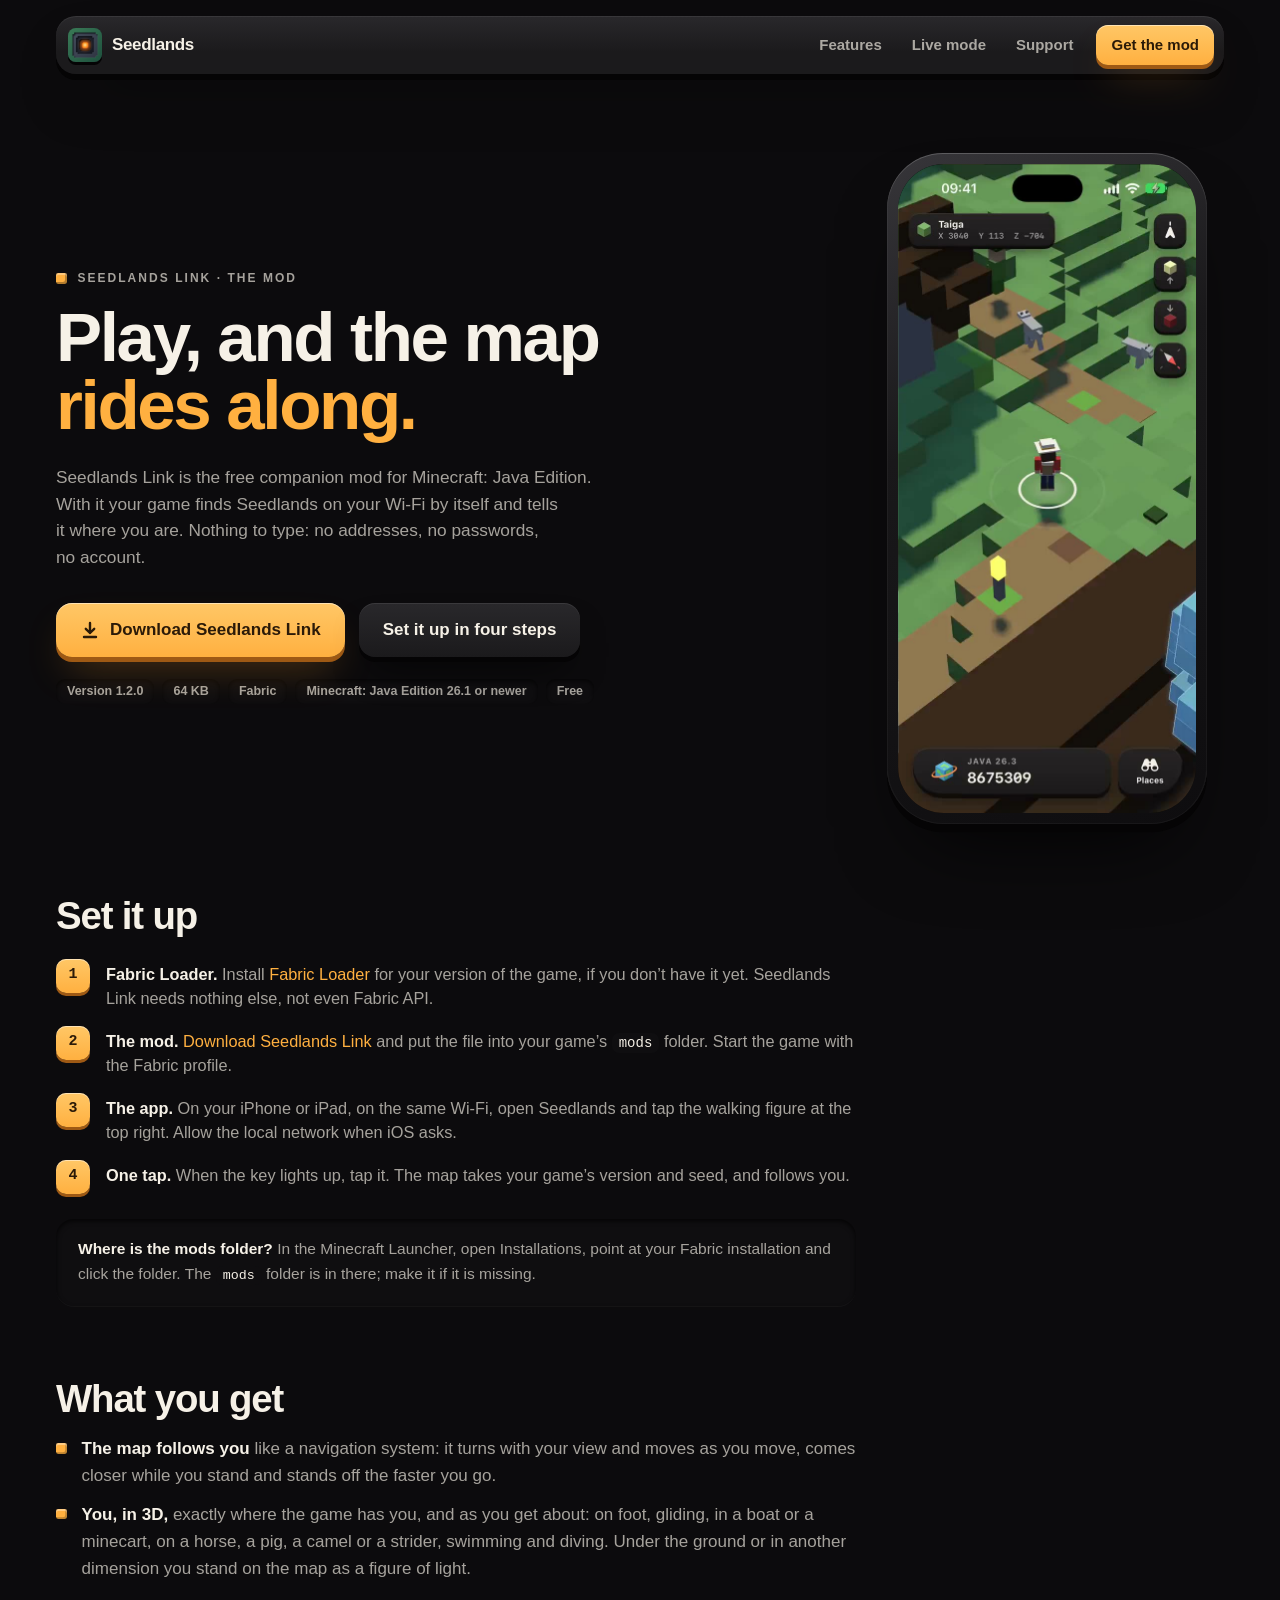
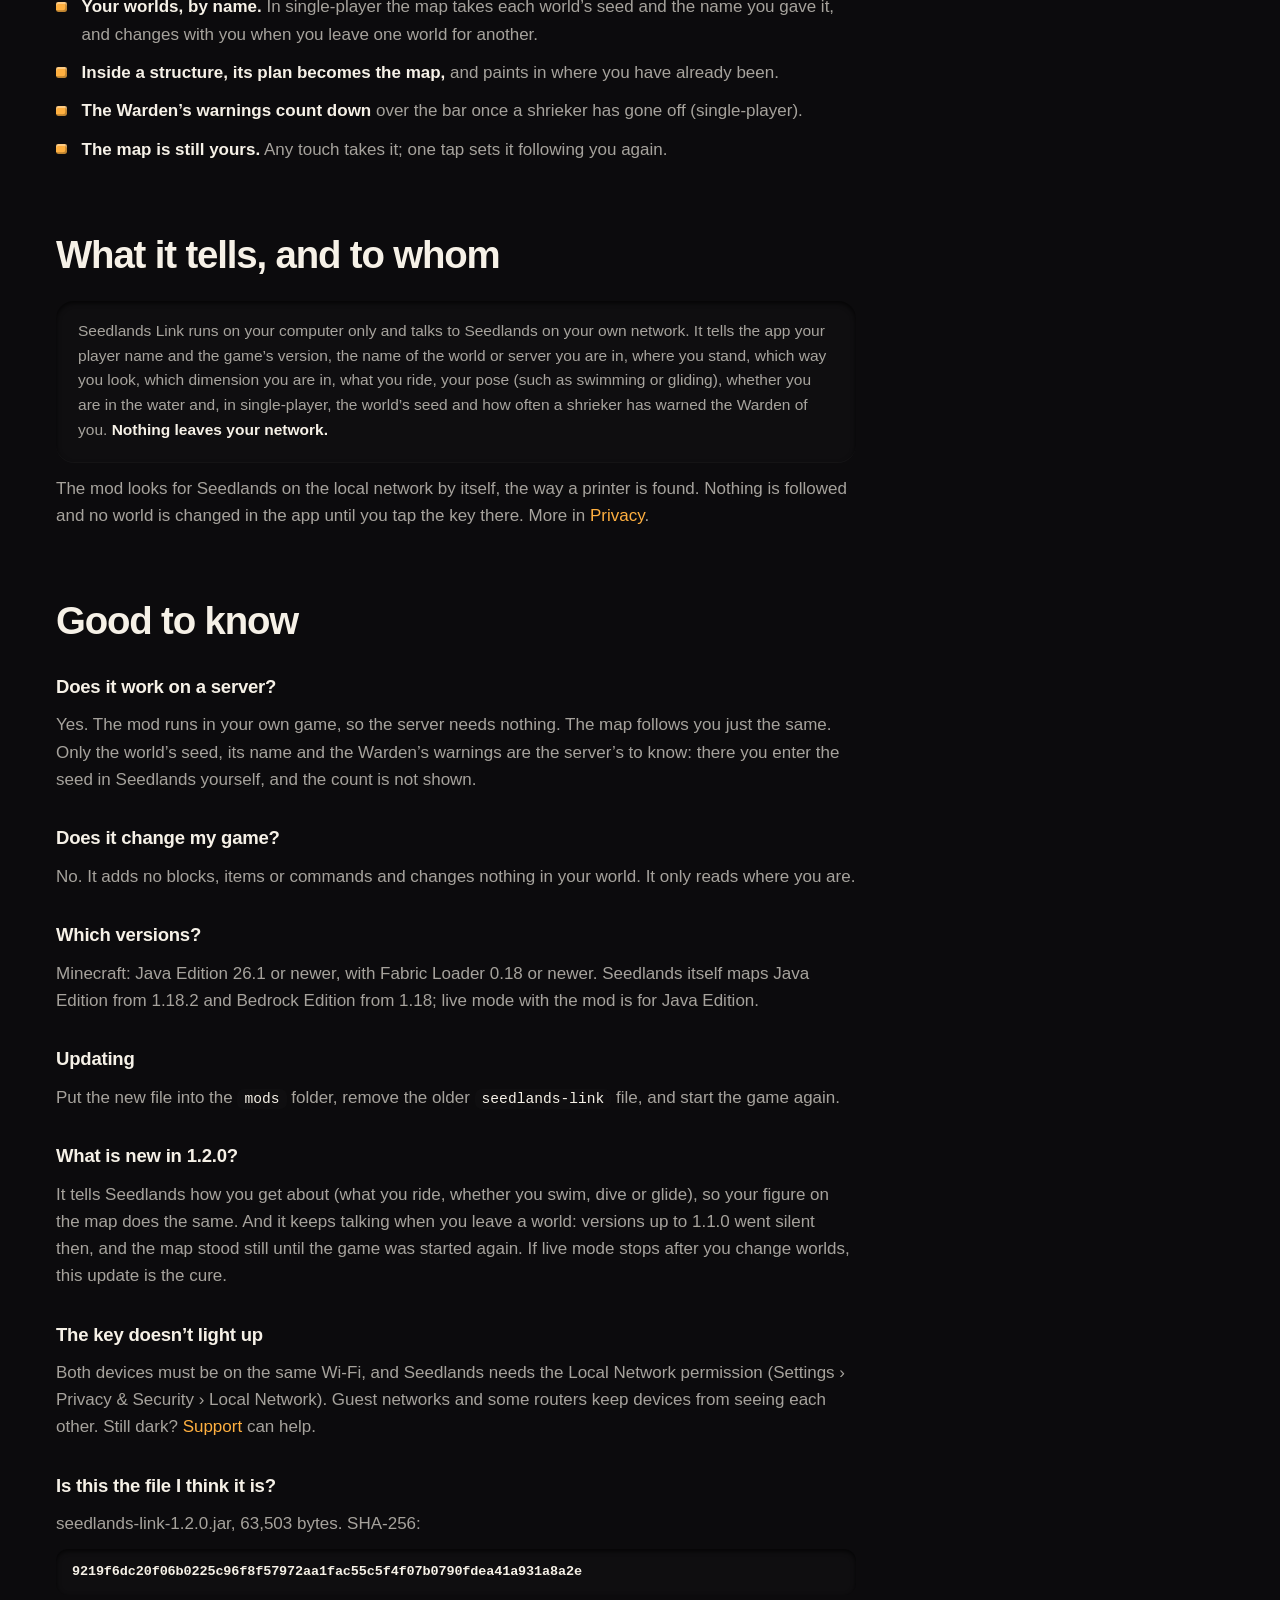
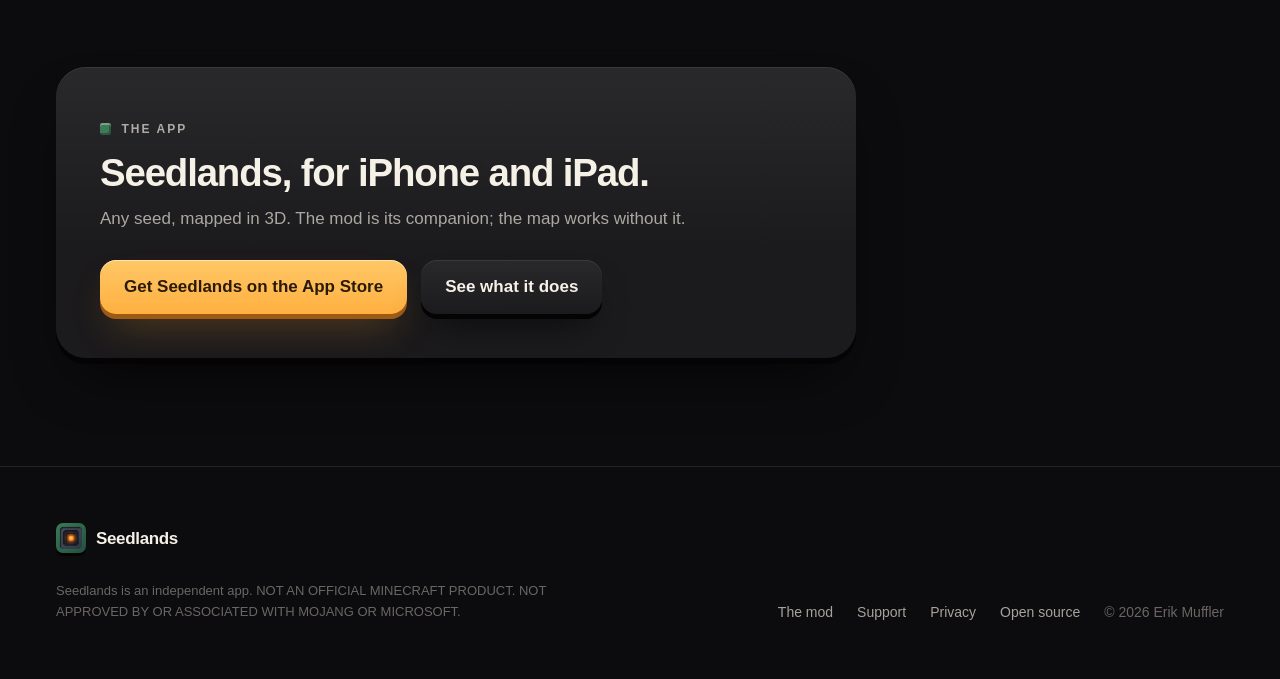
<file: mod.html>
<!doctype html>
<html lang="en" data-store="live">
<head>
<meta charset="utf-8">
<meta name="viewport" content="width=device-width, initial-scale=1, viewport-fit=cover">
<title>Seedlands Link – the mod for live mode</title>
<meta name="description" content="Seedlands Link is the free companion mod for Minecraft: Java Edition (Fabric). Your game finds the Seedlands app on your Wi‑Fi by itself, and the 3D map follows you while you play.">
<meta name="color-scheme" content="dark">
<meta name="theme-color" content="#0c0b0d">
<meta property="og:type" content="website">
<meta property="og:title" content="Seedlands Link – the mod for live mode">
<meta property="og:description" content="The free companion mod for Minecraft: Java Edition. Your game finds Seedlands on your Wi‑Fi by itself, and the map follows you while you play.">
<meta property="og:image" content="https://mfrports.github.io/seedlands-app/img/og.jpg">
<meta name="twitter:card" content="summary_large_image">
<link rel="icon" href="./img/favicon.png">
<link rel="apple-touch-icon" href="./img/icon.png">
<script>document.documentElement.classList.add("js");setTimeout(function(){if(!window.seedlands)document.documentElement.classList.remove("js")},4000)</script>
  <script type="module" crossorigin src="./assets/mod-DRxnAjHl.js"></script>
  <link rel="modulepreload" crossorigin href="./assets/Nav-Dqhb_S6z.js">
  <link rel="modulepreload" crossorigin href="./assets/Closing-By_q1FUx.js">
  <link rel="modulepreload" crossorigin href="./assets/Clip-D8DxRjK1.js">
  <link rel="modulepreload" crossorigin href="./assets/Doc-DosbhZ1k.js">
  <link rel="stylesheet" crossorigin href="./assets/Nav-C8gjQq7X.css">
</head>
<body>
<div id="root"><link rel="preload" as="image" href="img/icon.png"/><header class="pointer-events-none fixed inset-x-0 top-0 z-50 pt-3 sm:pt-4"><div class="wrap"><div class="nav slab pointer-events-auto flex h-[58px] items-center justify-between gap-3 !rounded-[20px] pl-3 pr-2.5"><a href="./" class="flex items-center gap-2.5 rounded-xl pr-2 text-[17px] font-[750] tracking-[-0.02em] text-paper no-underline"><img src="img/icon.png" alt="" width="34" height="34" class="rounded-[23%]" style="box-shadow:0 3px 0 #050405"/><span>Seedlands</span></a><nav class="flex items-center gap-1 text-[15px] font-[600]" aria-label="Seedlands"><a class="navlink hidden md:inline-flex" href="./#map">Features</a><a class="navlink hidden md:inline-flex" href="./#live">Live mode</a><a class="navlink max-[429px]:hidden" href="support.html">Support</a><a class="key torch small ml-1.5" href="mod.html">Get the mod</a></nav></div></div></header><main class="doc-page "><section class="wrap modtop"><div><p class="over " data-rise="" style="--i:0"><i class="cube " style="--c:var(--color-torch)" aria-hidden="true"></i>Seedlands Link · the mod</p><h1 class="headline mt-5" data-lines=""><span class="line" style="--i:0"><span>Play, and the map</span> </span><span class="line" style="--i:1"><span><span class="text-torch">rides along.</span></span></span></h1><p class="lead mt-6 max-w-[35rem]" data-rise="" style="--i:2">Seedlands Link is the free companion mod for Minecraft: Java Edition. With it your game finds Seedlands on your Wi‑Fi by itself and tells it where you are. Nothing to type: no addresses, no passwords, no account.</p><div class="mt-8 flex flex-wrap gap-3.5" data-rise="" style="--i:3"><a class="key torch" href="mod/seedlands-link-1.2.0.jar" download=""><svg viewBox="0 0 20 20" fill="none" stroke="currentColor" stroke-width="2.4" stroke-linecap="round" stroke-linejoin="round" aria-hidden="true"><path d="M10 3v10m0 0l-4.2-4.2M10 13l4.2-4.2M4 17h12"></path></svg>Download Seedlands Link</a><a class="key" href="#setup">Set it up in four steps</a></div><p class="meta" data-rise="" style="--i:4"><span>Version <!-- -->1.2.0</span><span>64 KB</span><span>Fabric</span><span>Minecraft: Java Edition 26.1 or newer</span><span>Free</span></p></div><div class="modtop-phone" data-rise="" style="--i:2"><div class="phone "><div class="phone-body"><div class="phone-screen"><div class="clip" style="background-image:url(img/live.jpg)" role="img" aria-label="The map follows a player walking through a village"></div></div></div></div></div></section><div class="wrap doc doc-body"><h2 id="setup">Set it up</h2><ol class="steps"><li><span class="digits step-n">1</span><div><strong>Fabric Loader.</strong> Install <a href="https://fabricmc.net/use/installer/">Fabric Loader</a> for your version of the game, if you don’t have it yet. Seedlands Link needs nothing else, not even Fabric API.</div></li><li><span class="digits step-n">2</span><div><strong>The mod.</strong> <a href="mod/seedlands-link-1.2.0.jar" download="">Download Seedlands Link</a> and put the file into your game’s <code>mods</code> folder. Start the game with the Fabric profile.</div></li><li><span class="digits step-n">3</span><div><strong>The app.</strong> On your iPhone or iPad, on the same Wi‑Fi, open Seedlands and tap the walking figure at the top right. Allow the local network when iOS asks.</div></li><li><span class="digits step-n">4</span><div><strong>One tap.</strong> When the key lights up, tap it. The map takes your game’s version and seed, and follows you.</div></li></ol><div class="well note"><p><strong>Where is the mods folder?</strong> In the Minecraft Launcher, open Installations, point at your Fabric installation and click the folder. The <code>mods</code> folder is in there; make it if it is missing.</p></div><h2>What you get</h2><ul><li><strong>The map follows you</strong> like a navigation system: it turns with your view and moves as you move, comes closer while you stand and stands off the faster you go.</li><li><strong>You, in 3D,</strong> exactly where the game has you, and as you get about: on foot, gliding, in a boat or a minecart, on a horse, a pig, a camel or a strider, swimming and diving. Under the ground or in another dimension you stand on the map as a figure of light.</li><li><strong>Your worlds, by name.</strong> In single-player the map takes each world’s seed and the name you gave it, and changes with you when you leave one world for another.</li><li><strong>Inside a structure, its plan becomes the map,</strong> and paints in where you have already been.</li><li><strong>The Warden’s warnings count down</strong> over the bar once a shrieker has gone off (single-player).</li><li><strong>The map is still yours.</strong> Any touch takes it; one tap sets it following you again.</li></ul><h2 id="tells">What it tells, and to whom</h2><div class="well note"><p>Seedlands Link runs on your computer only and talks to Seedlands on your own network. It tells the app your player name and the game’s version, the name of the world or server you are in, where you stand, which way you look, which dimension you are in, what you ride, your pose (such as swimming or gliding), whether you are in the water and, in single-player, the world’s seed and how often a shrieker has warned the Warden of you.<!-- --> <strong>Nothing leaves your network.</strong></p></div><p>The mod looks for Seedlands on the local network by itself, the way a printer is found. Nothing is followed and no world is changed in the app until you tap the key there. More in <a href="privacy.html">Privacy</a>.</p><h2>Good to know</h2><h3>Does it work on a server?</h3><p>Yes. The mod runs in your own game, so the server needs nothing. The map follows you just the same. Only the world’s seed, its name and the Warden’s warnings are the server’s to know: there you enter the seed in Seedlands yourself, and the count is not shown.</p><h3>Does it change my game?</h3><p>No. It adds no blocks, items or commands and changes nothing in your world. It only reads where you are.</p><h3>Which versions?</h3><p>Minecraft: Java Edition 26.1 or newer, with Fabric Loader 0.18 or newer. Seedlands itself maps Java Edition from 1.18.2 and Bedrock Edition from 1.18; live mode with the mod is for Java Edition.</p><h3>Updating</h3><p>Put the new file into the <code>mods</code> folder, remove the older <code>seedlands-link</code> file, and start the game again.</p><h3>What is new in <!-- -->1.2.0<!-- -->?</h3><p>It tells Seedlands how you get about (what you ride, whether you swim, dive or glide), so your figure on the map does the same. And it keeps talking when you leave a world: versions up to 1.1.0 went silent then, and the map stood still until the game was started again. If live mode stops after you change worlds, this update is the cure.</p><h3>The key doesn’t light up</h3><p>Both devices must be on the same Wi‑Fi, and Seedlands needs the Local Network permission (Settings › Privacy &amp; Security › Local Network). Guest networks and some routers keep devices from seeing each other. Still dark? <a href="support.html">Support</a> can help.</p><h3>Is this the file I think it is?</h3><p>seedlands-link-1.2.0.jar<!-- -->, <!-- -->63,503<!-- --> bytes. SHA-256:</p><p class="sum digits">9219f6dc20f06b0225c96f8f57972aa1fac55c5f4f07b0790fdea41a931a8a2e</p><div class="slab apppanel" data-rise="" style="--i:0"><p class="over "><i class="cube " style="--c:var(--color-moss)" aria-hidden="true"></i>The app</p><h2>Seedlands, for iPhone and iPad.</h2><p>Any seed, mapped in 3D. The mod is its companion; the map works without it.</p><div class="mt-7 flex flex-wrap gap-3.5"><span class="hollow store-soon  "><i class="glow" aria-hidden="true"></i>Coming to the App Store</span><a class="key torch store-live  " href="https://apps.apple.com/app/id6832922834">Get Seedlands on the App Store</a><a class="key" href="./">See what it does</a></div></div></div></main><footer class="relative z-10 border-t border-line bg-stone"><div class="wrap flex flex-col gap-8 py-14 md:flex-row md:items-end md:justify-between"><div class="max-w-[560px]"><a href="./" class="inline-flex items-center gap-2.5 text-[17px] font-[750] tracking-[-0.02em] text-paper no-underline"><img src="img/icon.png" alt="" width="30" height="30" class="rounded-[23%]" style="box-shadow:0 3px 0 #050405"/><span>Seedlands</span></a><p class="mt-5 text-[13px] leading-[1.6] text-faint">Seedlands is an independent app. NOT AN OFFICIAL MINECRAFT PRODUCT. NOT APPROVED BY OR ASSOCIATED WITH MOJANG OR MICROSOFT.</p></div><nav class="flex flex-wrap items-center gap-x-6 gap-y-2 text-[14px] text-dim" aria-label="More"><a class="footlink" href="mod.html">The mod</a><a class="footlink" href="support.html">Support</a><a class="footlink" href="privacy.html">Privacy</a><a class="footlink" href="open-source.html">Open source</a><span class="text-faint">© 2026 Erik Muffler</span></nav></div></footer></div>
</body>
</html>
</file>
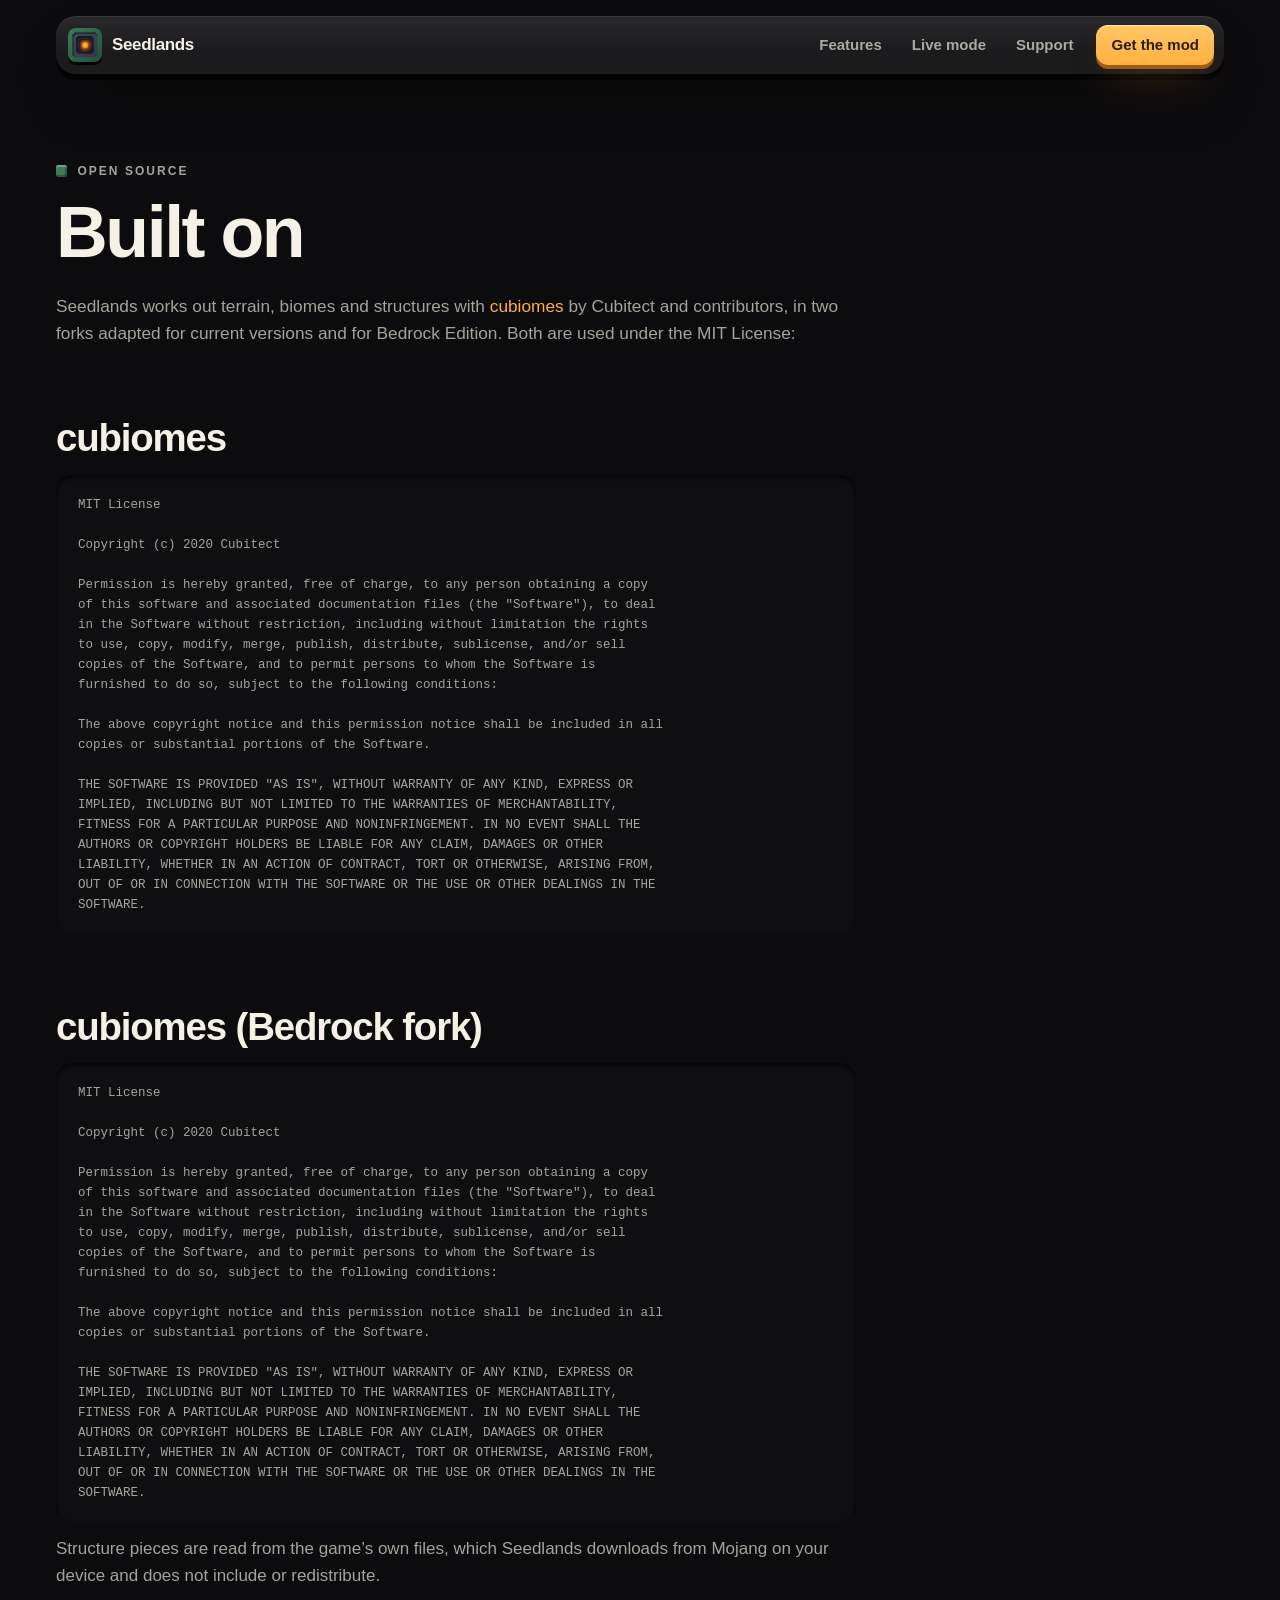
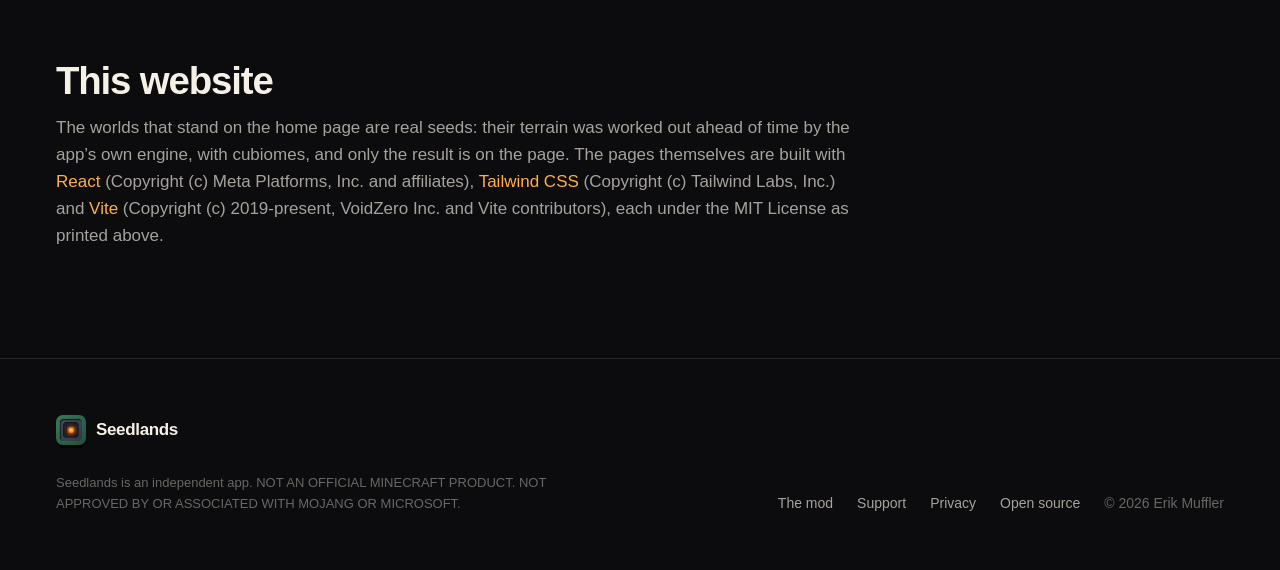
<file: open-source.html>
<!doctype html>
<html lang="en" data-store="live">
<head>
<meta charset="utf-8">
<meta name="viewport" content="width=device-width, initial-scale=1, viewport-fit=cover">
<title>Open source – Seedlands</title>
<meta name="description" content="The open-source software Seedlands is built on.">
<meta name="color-scheme" content="dark">
<meta name="theme-color" content="#0c0b0d">
<link rel="icon" href="./img/favicon.png">
<link rel="apple-touch-icon" href="./img/icon.png">
<script>document.documentElement.classList.add("js");setTimeout(function(){if(!window.seedlands)document.documentElement.classList.remove("js")},4000)</script>
  <script type="module" crossorigin src="./assets/open-source-BIILHw6H.js"></script>
  <link rel="modulepreload" crossorigin href="./assets/Nav-Dqhb_S6z.js">
  <link rel="modulepreload" crossorigin href="./assets/Doc-DosbhZ1k.js">
  <link rel="stylesheet" crossorigin href="./assets/Nav-C8gjQq7X.css">
</head>
<body>
<div id="root"><link rel="preload" as="image" href="img/icon.png"/><header class="pointer-events-none fixed inset-x-0 top-0 z-50 pt-3 sm:pt-4"><div class="wrap"><div class="nav slab pointer-events-auto flex h-[58px] items-center justify-between gap-3 !rounded-[20px] pl-3 pr-2.5"><a href="./" class="flex items-center gap-2.5 rounded-xl pr-2 text-[17px] font-[750] tracking-[-0.02em] text-paper no-underline"><img src="img/icon.png" alt="" width="34" height="34" class="rounded-[23%]" style="box-shadow:0 3px 0 #050405"/><span>Seedlands</span></a><nav class="flex items-center gap-1 text-[15px] font-[600]" aria-label="Seedlands"><a class="navlink hidden md:inline-flex" href="./#map">Features</a><a class="navlink hidden md:inline-flex" href="./#live">Live mode</a><a class="navlink max-[429px]:hidden" href="support.html">Support</a><a class="key torch small ml-1.5" href="mod.html">Get the mod</a></nav></div></div></header><main class="doc-page doc"><div class="wrap doc-body narrow"><p class="over " data-rise="" style="--i:0"><i class="cube " style="--c:var(--color-moss)" aria-hidden="true"></i>Open source</p><h1 class="headline mt-5" data-rise="" style="--i:1">Built on</h1><p class="lead" data-rise="" style="--i:2">Seedlands works out terrain, biomes and structures with <a href="https://github.com/Cubitect/cubiomes">cubiomes</a> by Cubitect and contributors, in two forks adapted for current versions and for Bedrock Edition. Both are used under the MIT License:</p><h2>cubiomes</h2><pre>MIT License

Copyright (c) 2020 Cubitect

Permission is hereby granted, free of charge, to any person obtaining a copy
of this software and associated documentation files (the &quot;Software&quot;), to deal
in the Software without restriction, including without limitation the rights
to use, copy, modify, merge, publish, distribute, sublicense, and/or sell
copies of the Software, and to permit persons to whom the Software is
furnished to do so, subject to the following conditions:

The above copyright notice and this permission notice shall be included in all
copies or substantial portions of the Software.

THE SOFTWARE IS PROVIDED &quot;AS IS&quot;, WITHOUT WARRANTY OF ANY KIND, EXPRESS OR
IMPLIED, INCLUDING BUT NOT LIMITED TO THE WARRANTIES OF MERCHANTABILITY,
FITNESS FOR A PARTICULAR PURPOSE AND NONINFRINGEMENT. IN NO EVENT SHALL THE
AUTHORS OR COPYRIGHT HOLDERS BE LIABLE FOR ANY CLAIM, DAMAGES OR OTHER
LIABILITY, WHETHER IN AN ACTION OF CONTRACT, TORT OR OTHERWISE, ARISING FROM,
OUT OF OR IN CONNECTION WITH THE SOFTWARE OR THE USE OR OTHER DEALINGS IN THE
SOFTWARE.</pre><h2>cubiomes (Bedrock fork)</h2><pre>MIT License

Copyright (c) 2020 Cubitect

Permission is hereby granted, free of charge, to any person obtaining a copy
of this software and associated documentation files (the &quot;Software&quot;), to deal
in the Software without restriction, including without limitation the rights
to use, copy, modify, merge, publish, distribute, sublicense, and/or sell
copies of the Software, and to permit persons to whom the Software is
furnished to do so, subject to the following conditions:

The above copyright notice and this permission notice shall be included in all
copies or substantial portions of the Software.

THE SOFTWARE IS PROVIDED &quot;AS IS&quot;, WITHOUT WARRANTY OF ANY KIND, EXPRESS OR
IMPLIED, INCLUDING BUT NOT LIMITED TO THE WARRANTIES OF MERCHANTABILITY,
FITNESS FOR A PARTICULAR PURPOSE AND NONINFRINGEMENT. IN NO EVENT SHALL THE
AUTHORS OR COPYRIGHT HOLDERS BE LIABLE FOR ANY CLAIM, DAMAGES OR OTHER
LIABILITY, WHETHER IN AN ACTION OF CONTRACT, TORT OR OTHERWISE, ARISING FROM,
OUT OF OR IN CONNECTION WITH THE SOFTWARE OR THE USE OR OTHER DEALINGS IN THE
SOFTWARE.</pre><p>Structure pieces are read from the game’s own files, which Seedlands downloads from Mojang on your device and does not include or redistribute.</p><h2>This website</h2><p>The worlds that stand on the home page are real seeds: their terrain was worked out ahead of time by the app’s own engine, with cubiomes, and only the result is on the page. The pages themselves are built with <a href="https://react.dev">React</a> (Copyright (c) Meta Platforms, Inc. and affiliates), <a href="https://tailwindcss.com">Tailwind CSS</a> (Copyright (c) Tailwind Labs, Inc.) and <a href="https://vite.dev">Vite</a> (Copyright (c) 2019-present, VoidZero Inc. and Vite contributors), each under the MIT License as printed above.</p></div></main><footer class="relative z-10 border-t border-line bg-stone"><div class="wrap flex flex-col gap-8 py-14 md:flex-row md:items-end md:justify-between"><div class="max-w-[560px]"><a href="./" class="inline-flex items-center gap-2.5 text-[17px] font-[750] tracking-[-0.02em] text-paper no-underline"><img src="img/icon.png" alt="" width="30" height="30" class="rounded-[23%]" style="box-shadow:0 3px 0 #050405"/><span>Seedlands</span></a><p class="mt-5 text-[13px] leading-[1.6] text-faint">Seedlands is an independent app. NOT AN OFFICIAL MINECRAFT PRODUCT. NOT APPROVED BY OR ASSOCIATED WITH MOJANG OR MICROSOFT.</p></div><nav class="flex flex-wrap items-center gap-x-6 gap-y-2 text-[14px] text-dim" aria-label="More"><a class="footlink" href="mod.html">The mod</a><a class="footlink" href="support.html">Support</a><a class="footlink" href="privacy.html">Privacy</a><a class="footlink" href="open-source.html">Open source</a><span class="text-faint">© 2026 Erik Muffler</span></nav></div></footer></div>
</body>
</html>
</file>
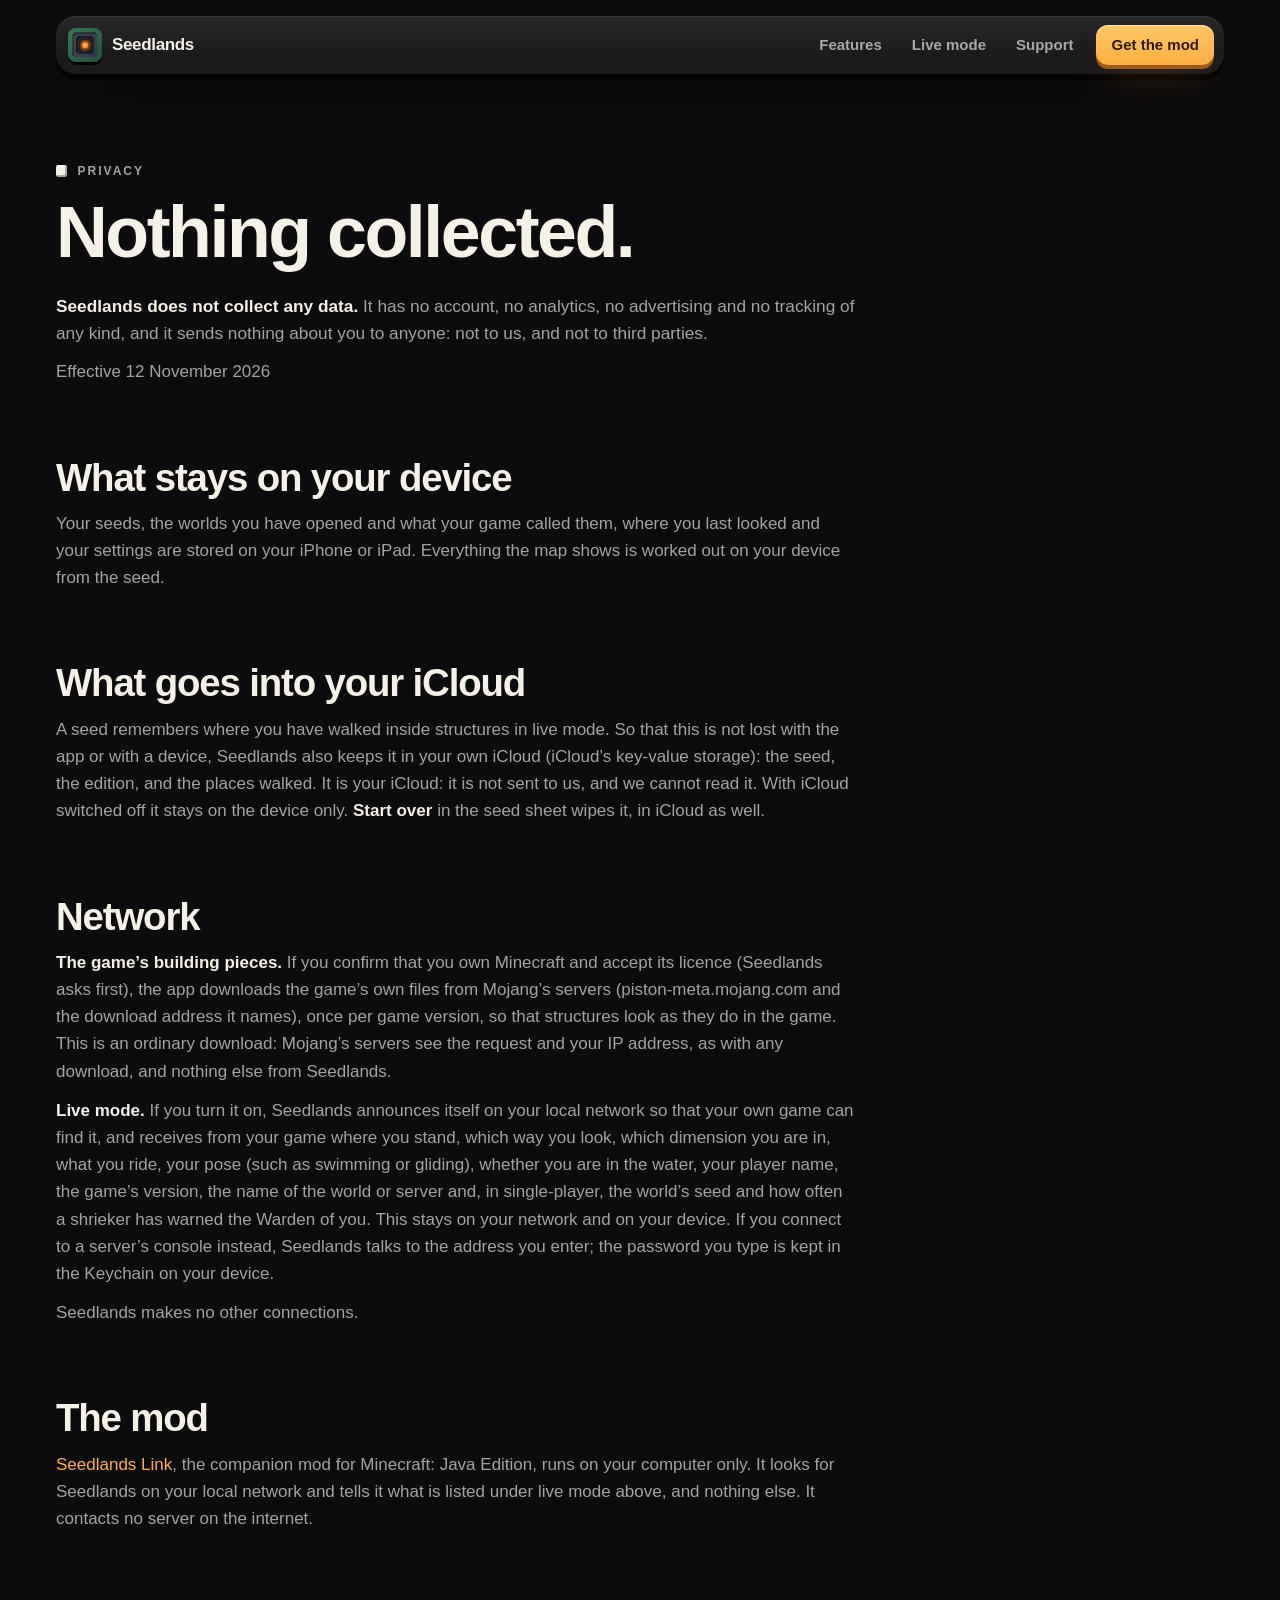
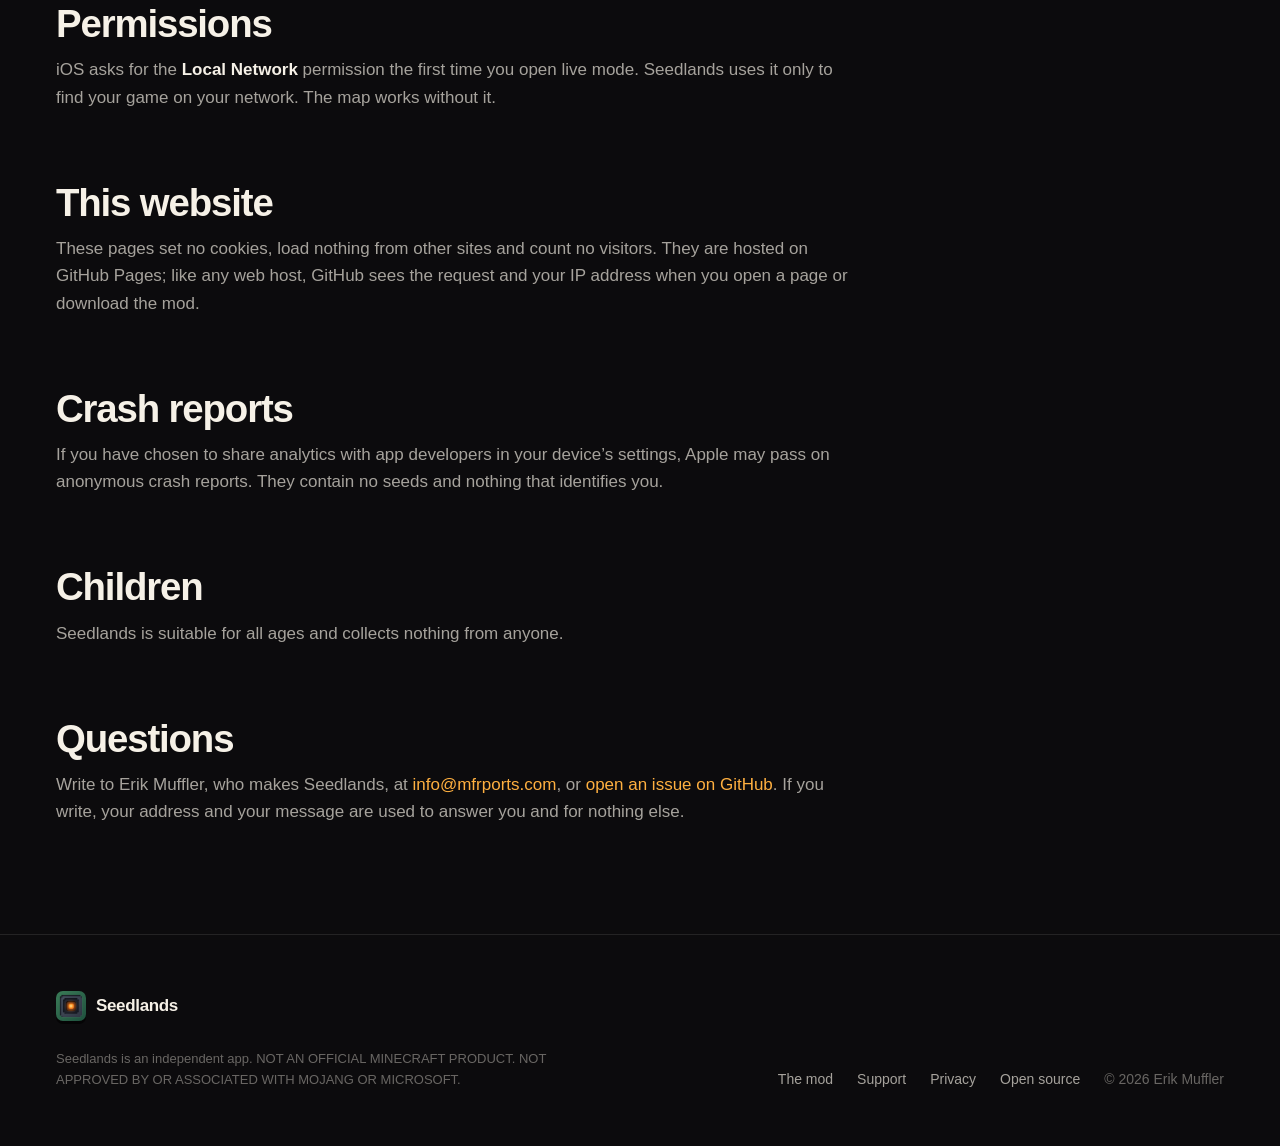
<file: privacy.html>
<!doctype html>
<html lang="en" data-store="live">
<head>
<meta charset="utf-8">
<meta name="viewport" content="width=device-width, initial-scale=1, viewport-fit=cover">
<title>Privacy – Seedlands</title>
<meta name="description" content="Seedlands does not collect any data. What the app stores, and what it talks to.">
<meta name="color-scheme" content="dark">
<meta name="theme-color" content="#0c0b0d">
<link rel="icon" href="./img/favicon.png">
<link rel="apple-touch-icon" href="./img/icon.png">
<script>document.documentElement.classList.add("js");setTimeout(function(){if(!window.seedlands)document.documentElement.classList.remove("js")},4000)</script>
  <script type="module" crossorigin src="./assets/privacy-C5oXv2m0.js"></script>
  <link rel="modulepreload" crossorigin href="./assets/Nav-Dqhb_S6z.js">
  <link rel="modulepreload" crossorigin href="./assets/Doc-DosbhZ1k.js">
  <link rel="stylesheet" crossorigin href="./assets/Nav-C8gjQq7X.css">
</head>
<body>
<div id="root"><link rel="preload" as="image" href="img/icon.png"/><header class="pointer-events-none fixed inset-x-0 top-0 z-50 pt-3 sm:pt-4"><div class="wrap"><div class="nav slab pointer-events-auto flex h-[58px] items-center justify-between gap-3 !rounded-[20px] pl-3 pr-2.5"><a href="./" class="flex items-center gap-2.5 rounded-xl pr-2 text-[17px] font-[750] tracking-[-0.02em] text-paper no-underline"><img src="img/icon.png" alt="" width="34" height="34" class="rounded-[23%]" style="box-shadow:0 3px 0 #050405"/><span>Seedlands</span></a><nav class="flex items-center gap-1 text-[15px] font-[600]" aria-label="Seedlands"><a class="navlink hidden md:inline-flex" href="./#map">Features</a><a class="navlink hidden md:inline-flex" href="./#live">Live mode</a><a class="navlink max-[429px]:hidden" href="support.html">Support</a><a class="key torch small ml-1.5" href="mod.html">Get the mod</a></nav></div></div></header><main class="doc-page doc"><div class="wrap doc-body narrow"><p class="over " data-rise="" style="--i:0"><i class="cube " style="--c:var(--color-paper)" aria-hidden="true"></i>Privacy</p><h1 class="headline mt-5" data-rise="" style="--i:1">Nothing collected.</h1><p class="lead" data-rise="" style="--i:2"><strong>Seedlands does not collect any data.</strong> It has no account, no analytics, no advertising and no tracking of any kind, and it sends nothing about you to anyone: not to us, and not to third parties.</p><p data-rise="" style="--i:3">Effective 12 November 2026</p><h2>What stays on your device</h2><p>Your seeds, the worlds you have opened and what your game called them, where you last looked and your settings are stored on your iPhone or iPad. Everything the map shows is worked out on your device from the seed.</p><h2>What goes into your iCloud</h2><p>A seed remembers where you have walked inside structures in live mode. So that this is not lost with the app or with a device, Seedlands also keeps it in your own iCloud (iCloud’s key-value storage): the seed, the edition, and the places walked. It is your iCloud: it is not sent to us, and we cannot read it. With iCloud switched off it stays on the device only. <strong>Start over</strong> in the seed sheet wipes it, in iCloud as well.</p><h2>Network</h2><p><strong>The game’s building pieces.</strong> If you confirm that you own Minecraft and accept its licence (Seedlands asks first), the app downloads the game’s own files from Mojang’s servers (piston-meta.mojang.com and the download address it names), once per game version, so that structures look as they do in the game. This is an ordinary download: Mojang’s servers see the request and your IP address, as with any download, and nothing else from Seedlands.</p><p><strong>Live mode.</strong> If you turn it on, Seedlands announces itself on your local network so that your own game can find it, and receives from your game where you stand, which way you look, which dimension you are in, what you ride, your pose (such as swimming or gliding), whether you are in the water, your player name, the game’s version, the name of the world or server and, in single-player, the world’s seed and how often a shrieker has warned the Warden of you. This stays on your network and on your device. If you connect to a server’s console instead, Seedlands talks to the address you enter; the password you type is kept in the Keychain on your device.</p><p>Seedlands makes no other connections.</p><h2>The mod</h2><p><a href="mod.html">Seedlands Link</a>, the companion mod for Minecraft: Java Edition, runs on your computer only. It looks for Seedlands on your local network and tells it what is listed under live mode above, and nothing else. It contacts no server on the internet.</p><h2>Permissions</h2><p>iOS asks for the <strong>Local Network</strong> permission the first time you open live mode. Seedlands uses it only to find your game on your network. The map works without it.</p><h2>This website</h2><p>These pages set no cookies, load nothing from other sites and count no visitors. They are hosted on GitHub Pages; like any web host, GitHub sees the request and your IP address when you open a page or download the mod.</p><h2>Crash reports</h2><p>If you have chosen to share analytics with app developers in your device’s settings, Apple may pass on anonymous crash reports. They contain no seeds and nothing that identifies you.</p><h2>Children</h2><p>Seedlands is suitable for all ages and collects nothing from anyone.</p><h2>Questions</h2><p>Write to Erik Muffler, who makes Seedlands, at <a href="mailto:info@mfrports.com">info@mfrports.com</a>, or <a href="https://github.com/mfrports/seedlands-app/issues/new">open an issue on GitHub</a>. If you write, your address and your message are used to answer you and for nothing else.</p></div></main><footer class="relative z-10 border-t border-line bg-stone"><div class="wrap flex flex-col gap-8 py-14 md:flex-row md:items-end md:justify-between"><div class="max-w-[560px]"><a href="./" class="inline-flex items-center gap-2.5 text-[17px] font-[750] tracking-[-0.02em] text-paper no-underline"><img src="img/icon.png" alt="" width="30" height="30" class="rounded-[23%]" style="box-shadow:0 3px 0 #050405"/><span>Seedlands</span></a><p class="mt-5 text-[13px] leading-[1.6] text-faint">Seedlands is an independent app. NOT AN OFFICIAL MINECRAFT PRODUCT. NOT APPROVED BY OR ASSOCIATED WITH MOJANG OR MICROSOFT.</p></div><nav class="flex flex-wrap items-center gap-x-6 gap-y-2 text-[14px] text-dim" aria-label="More"><a class="footlink" href="mod.html">The mod</a><a class="footlink" href="support.html">Support</a><a class="footlink" href="privacy.html">Privacy</a><a class="footlink" href="open-source.html">Open source</a><span class="text-faint">© 2026 Erik Muffler</span></nav></div></footer></div>
</body>
</html>
</file>
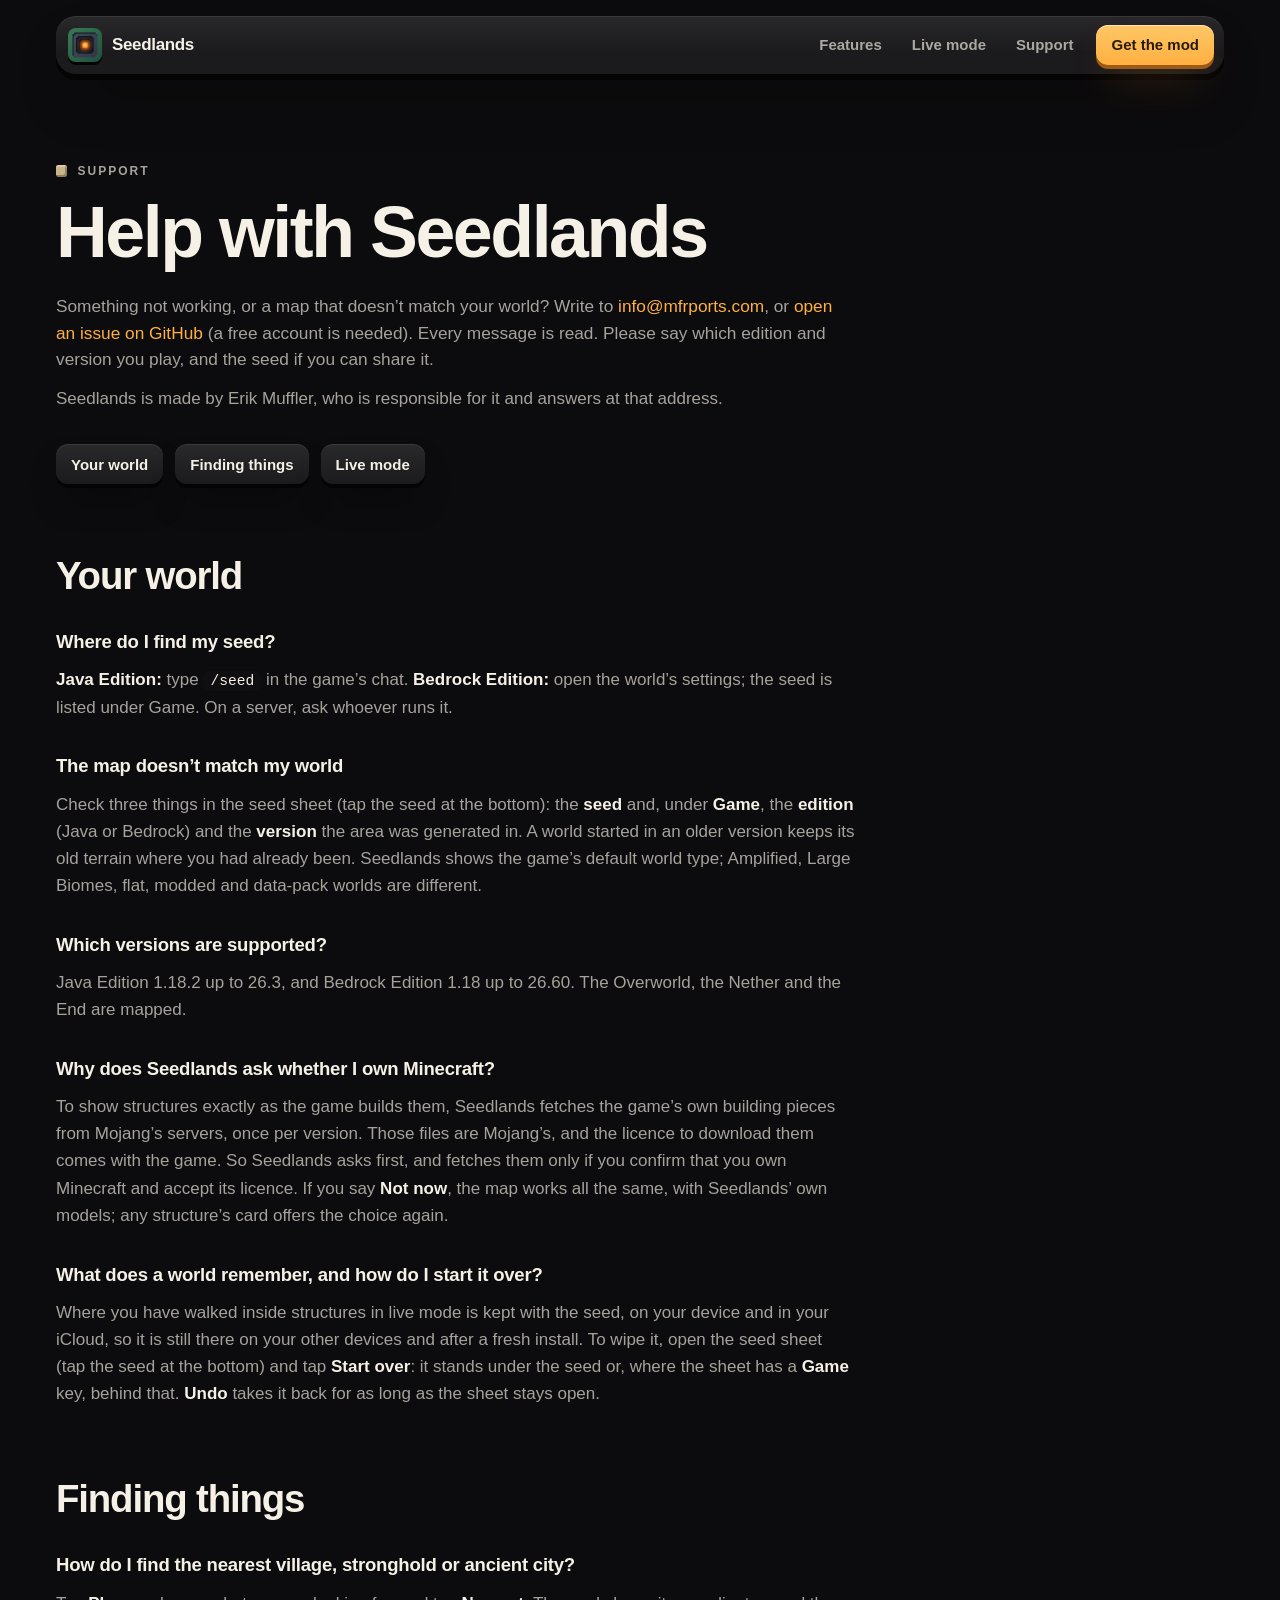
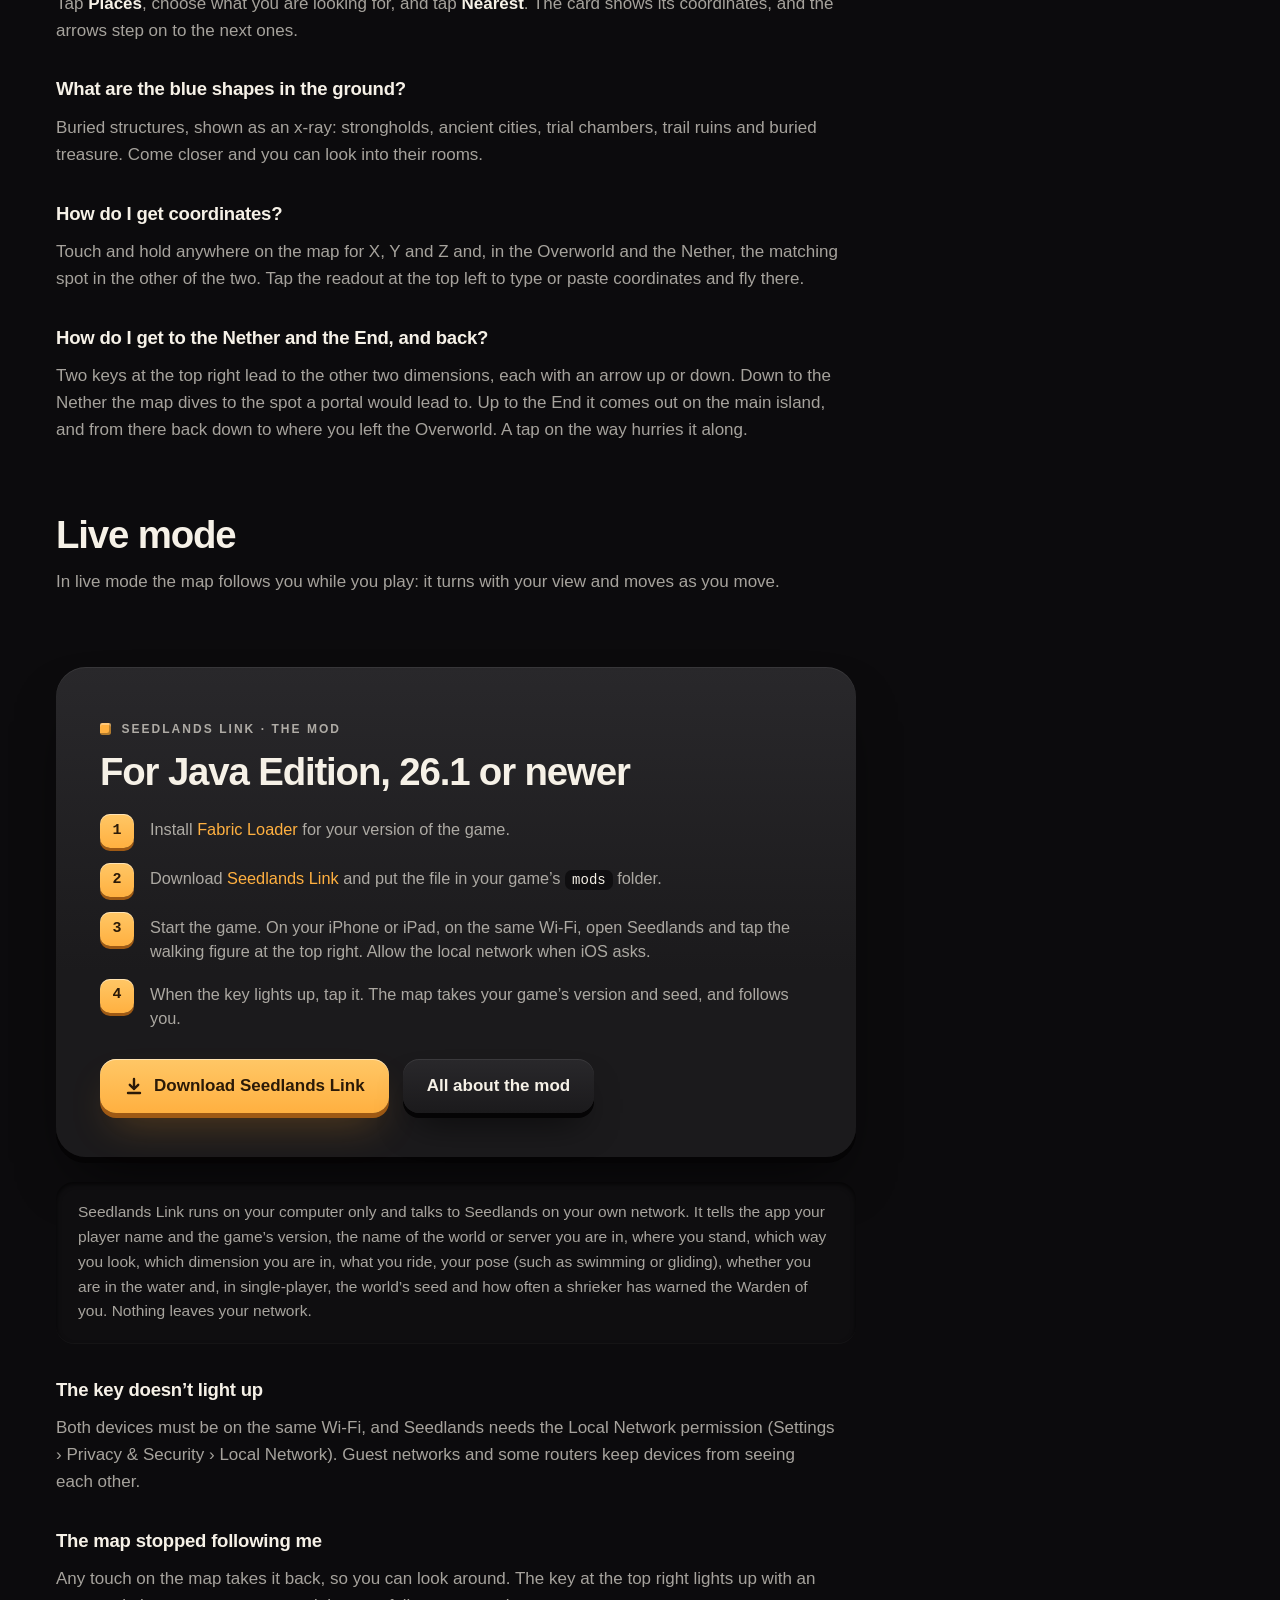
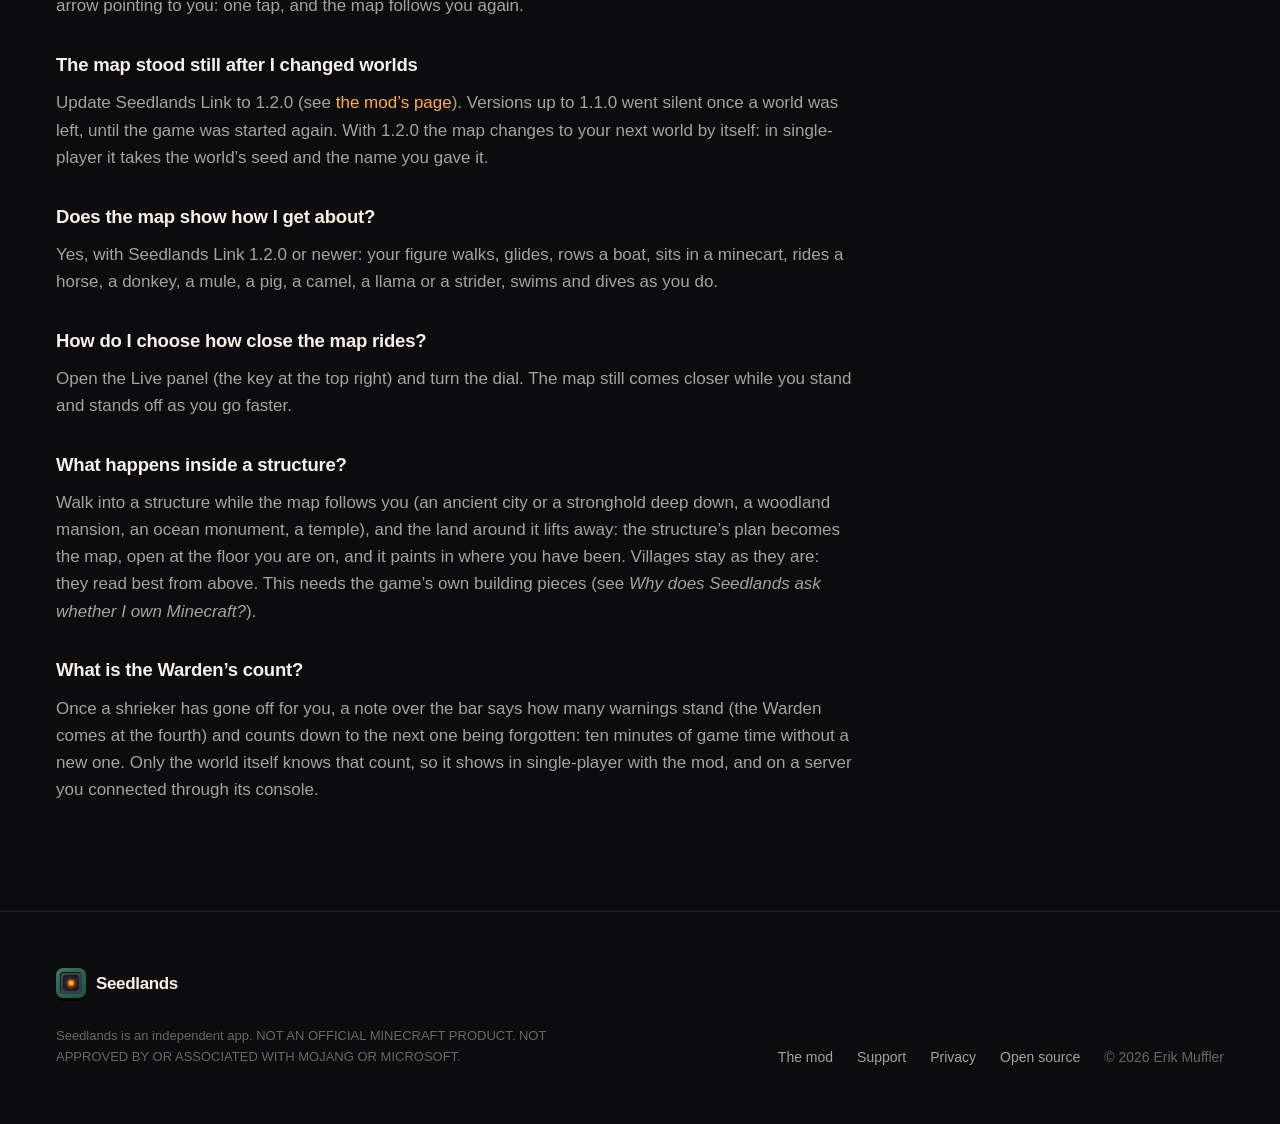
<file: support.html>
<!doctype html>
<html lang="en" data-store="live">
<head>
<meta charset="utf-8">
<meta name="viewport" content="width=device-width, initial-scale=1, viewport-fit=cover">
<title>Support – Seedlands</title>
<meta name="description" content="Help with Seedlands, the 3D seed map for Minecraft: finding your seed, matching your world, and setting up live mode.">
<meta name="color-scheme" content="dark">
<meta name="theme-color" content="#0c0b0d">
<link rel="icon" href="./img/favicon.png">
<link rel="apple-touch-icon" href="./img/icon.png">
<script>document.documentElement.classList.add("js");setTimeout(function(){if(!window.seedlands)document.documentElement.classList.remove("js")},4000)</script>
  <script type="module" crossorigin src="./assets/support-Bc08jvu4.js"></script>
  <link rel="modulepreload" crossorigin href="./assets/Nav-Dqhb_S6z.js">
  <link rel="modulepreload" crossorigin href="./assets/Closing-By_q1FUx.js">
  <link rel="modulepreload" crossorigin href="./assets/Doc-DosbhZ1k.js">
  <link rel="stylesheet" crossorigin href="./assets/Nav-C8gjQq7X.css">
</head>
<body>
<div id="root"><link rel="preload" as="image" href="img/icon.png"/><header class="pointer-events-none fixed inset-x-0 top-0 z-50 pt-3 sm:pt-4"><div class="wrap"><div class="nav slab pointer-events-auto flex h-[58px] items-center justify-between gap-3 !rounded-[20px] pl-3 pr-2.5"><a href="./" class="flex items-center gap-2.5 rounded-xl pr-2 text-[17px] font-[750] tracking-[-0.02em] text-paper no-underline"><img src="img/icon.png" alt="" width="34" height="34" class="rounded-[23%]" style="box-shadow:0 3px 0 #050405"/><span>Seedlands</span></a><nav class="flex items-center gap-1 text-[15px] font-[600]" aria-label="Seedlands"><a class="navlink hidden md:inline-flex" href="./#map">Features</a><a class="navlink hidden md:inline-flex" href="./#live">Live mode</a><a class="navlink max-[429px]:hidden" href="support.html">Support</a><a class="key torch small ml-1.5" href="mod.html">Get the mod</a></nav></div></div></header><main class="doc-page doc"><div class="wrap doc-body narrow"><p class="over " data-rise="" style="--i:0"><i class="cube " style="--c:#c9b48a" aria-hidden="true"></i>Support</p><h1 class="headline mt-5" data-rise="" style="--i:1">Help with Seedlands</h1><p class="lead" data-rise="" style="--i:2">Something not working, or a map that doesn’t match your world? Write to <a href="mailto:info@mfrports.com">info@mfrports.com</a>, or <a href="https://github.com/mfrports/seedlands-app/issues/new">open an issue on GitHub</a> (a free account is needed). Every message is read. Please say which edition and version you play, and the seed if you can share it.</p><p data-rise="" style="--i:3">Seedlands is made by Erik Muffler, who is responsible for it and answers at that address.</p><nav class="jump" data-rise="" style="--i:4" aria-label="On this page"><a class="key small" href="#world">Your world</a><a class="key small" href="#finding">Finding things</a><a class="key small" href="#live">Live mode</a></nav><h2 id="world">Your world</h2><h3>Where do I find my seed?</h3><p><strong>Java Edition:</strong> type <code>/seed</code> in the game’s chat. <strong>Bedrock Edition:</strong> open the world’s settings; the seed is listed under Game. On a server, ask whoever runs it.</p><h3>The map doesn’t match my world</h3><p>Check three things in the seed sheet (tap the seed at the bottom): the <strong>seed</strong> and, under <strong>Game</strong>, the <strong>edition</strong> (Java or Bedrock) and the <strong>version</strong> the area was generated in. A world started in an older version keeps its old terrain where you had already been. Seedlands shows the game’s default world type; Amplified, Large Biomes, flat, modded and data-pack worlds are different.</p><h3>Which versions are supported?</h3><p>Java Edition 1.18.2 up to 26.3, and Bedrock Edition 1.18 up to 26.60. The Overworld, the Nether and the End are mapped.</p><h3>Why does Seedlands ask whether I own Minecraft?</h3><p>To show structures exactly as the game builds them, Seedlands fetches the game’s own building pieces from Mojang’s servers, once per version. Those files are Mojang’s, and the licence to download them comes with the game. So Seedlands asks first, and fetches them only if you confirm that you own Minecraft and accept its licence. If you say <strong>Not now</strong>, the map works all the same, with Seedlands’ own models; any structure’s card offers the choice again.</p><h3>What does a world remember, and how do I start it over?</h3><p>Where you have walked inside structures in live mode is kept with the seed, on your device and in your iCloud, so it is still there on your other devices and after a fresh install. To wipe it, open the seed sheet (tap the seed at the bottom) and tap <strong>Start over</strong>: it stands under the seed or, where the sheet has a <strong>Game</strong> key, behind that. <strong>Undo</strong> takes it back for as long as the sheet stays open.</p><h2 id="finding">Finding things</h2><h3>How do I find the nearest village, stronghold or ancient city?</h3><p>Tap <strong>Places</strong>, choose what you are looking for, and tap <strong>Nearest</strong>. The card shows its coordinates, and the arrows step on to the next ones.</p><h3>What are the blue shapes in the ground?</h3><p>Buried structures, shown as an x-ray: strongholds, ancient cities, trial chambers, trail ruins and buried treasure. Come closer and you can look into their rooms.</p><h3>How do I get coordinates?</h3><p>Touch and hold anywhere on the map for X, Y and Z and, in the Overworld and the Nether, the matching spot in the other of the two. Tap the readout at the top left to type or paste coordinates and fly there.</p><h3>How do I get to the Nether and the End, and back?</h3><p>Two keys at the top right lead to the other two dimensions, each with an arrow up or down. Down to the Nether the map dives to the spot a portal would lead to. Up to the End it comes out on the main island, and from there back down to where you left the Overworld. A tap on the way hurries it along.</p><h2 id="live">Live mode</h2><p>In live mode the map follows you while you play: it turns with your view and moves as you move.</p><div class="slab apppanel"><p class="over "><i class="cube " style="--c:var(--color-torch)" aria-hidden="true"></i>Seedlands Link · the mod</p><h2>For Java Edition, 26.1 or newer</h2><ol class="steps"><li><span class="digits step-n">1</span><div>Install <a href="https://fabricmc.net/use/installer/">Fabric Loader</a> for your version of the game.</div></li><li><span class="digits step-n">2</span><div>Download <a href="mod/seedlands-link-1.2.0.jar" download="">Seedlands Link</a> and put the file in your game’s <code>mods</code> folder.</div></li><li><span class="digits step-n">3</span><div>Start the game. On your iPhone or iPad, on the same Wi‑Fi, open Seedlands and tap the walking figure at the top right. Allow the local network when iOS asks.</div></li><li><span class="digits step-n">4</span><div>When the key lights up, tap it. The map takes your game’s version and seed, and follows you.</div></li></ol><div class="mt-7 flex flex-wrap gap-3.5"><a class="key torch" href="mod/seedlands-link-1.2.0.jar" download=""><svg viewBox="0 0 20 20" fill="none" stroke="currentColor" stroke-width="2.4" stroke-linecap="round" stroke-linejoin="round" aria-hidden="true"><path d="M10 3v10m0 0l-4.2-4.2M10 13l4.2-4.2M4 17h12"></path></svg>Download Seedlands Link</a><a class="key" href="mod.html">All about the mod</a></div></div><div class="well note"><p>Seedlands Link runs on your computer only and talks to Seedlands on your own network. It tells the app your player name and the game’s version, the name of the world or server you are in, where you stand, which way you look, which dimension you are in, what you ride, your pose (such as swimming or gliding), whether you are in the water and, in single-player, the world’s seed and how often a shrieker has warned the Warden of you.<!-- --> Nothing leaves your network.</p></div><h3>The key doesn’t light up</h3><p>Both devices must be on the same Wi‑Fi, and Seedlands needs the Local Network permission (Settings › Privacy &amp; Security › Local Network). Guest networks and some routers keep devices from seeing each other.</p><h3>The map stopped following me</h3><p>Any touch on the map takes it back, so you can look around. The key at the top right lights up with an arrow pointing to you: one tap, and the map follows you again.</p><h3>The map stood still after I changed worlds</h3><p>Update Seedlands Link to <!-- -->1.2.0<!-- --> (see <a href="mod.html">the mod’s page</a>). Versions up to 1.1.0 went silent once a world was left, until the game was started again. With <!-- -->1.2.0<!-- --> the map changes to your next world by itself: in single-player it takes the world’s seed and the name you gave it.</p><h3>Does the map show how I get about?</h3><p>Yes, with Seedlands Link <!-- -->1.2.0<!-- --> or newer: your figure walks, glides, rows a boat, sits in a minecart, rides a horse, a donkey, a mule, a pig, a camel, a llama or a strider, swims and dives as you do.</p><h3>How do I choose how close the map rides?</h3><p>Open the Live panel (the key at the top right) and turn the dial. The map still comes closer while you stand and stands off as you go faster.</p><h3>What happens inside a structure?</h3><p>Walk into a structure while the map follows you (an ancient city or a stronghold deep down, a woodland mansion, an ocean monument, a temple), and the land around it lifts away: the structure’s plan becomes the map, open at the floor you are on, and it paints in where you have been. Villages stay as they are: they read best from above. This needs the game’s own building pieces (see <em>Why does Seedlands ask whether I own Minecraft?</em>).</p><h3>What is the Warden’s count?</h3><p>Once a shrieker has gone off for you, a note over the bar says how many warnings stand (the Warden comes at the fourth) and counts down to the next one being forgotten: ten minutes of game time without a new one. Only the world itself knows that count, so it shows in single-player with the mod, and on a server you connected through its console.</p></div></main><footer class="relative z-10 border-t border-line bg-stone"><div class="wrap flex flex-col gap-8 py-14 md:flex-row md:items-end md:justify-between"><div class="max-w-[560px]"><a href="./" class="inline-flex items-center gap-2.5 text-[17px] font-[750] tracking-[-0.02em] text-paper no-underline"><img src="img/icon.png" alt="" width="30" height="30" class="rounded-[23%]" style="box-shadow:0 3px 0 #050405"/><span>Seedlands</span></a><p class="mt-5 text-[13px] leading-[1.6] text-faint">Seedlands is an independent app. NOT AN OFFICIAL MINECRAFT PRODUCT. NOT APPROVED BY OR ASSOCIATED WITH MOJANG OR MICROSOFT.</p></div><nav class="flex flex-wrap items-center gap-x-6 gap-y-2 text-[14px] text-dim" aria-label="More"><a class="footlink" href="mod.html">The mod</a><a class="footlink" href="support.html">Support</a><a class="footlink" href="privacy.html">Privacy</a><a class="footlink" href="open-source.html">Open source</a><span class="text-faint">© 2026 Erik Muffler</span></nav></div></footer></div>
</body>
</html>
</file>
<file: assets/Nav-C8gjQq7X.css>
/*! tailwindcss v4.3.5 | MIT License | https://tailwindcss.com */
@layer properties{@supports (((-webkit-hyphens:none)) and (not (margin-trim:block))) or ((-moz-orient:inline) and (not (color:rgb(from red r g b)))){:root,:host{--tone:#3d7a58}*,:before,:after{--tw-rotate-x:initial;--tw-rotate-y:initial;--tw-rotate-z:initial;--tw-skew-x:initial;--tw-skew-y:initial;--tw-border-style:solid;--tw-leading:initial;--tw-font-weight:initial;--tw-tracking:initial;--tw-shadow:0 0 #0000;--tw-shadow-color:initial;--tw-shadow-alpha:100%;--tw-inset-shadow:0 0 #0000;--tw-inset-shadow-color:initial;--tw-inset-shadow-alpha:100%;--tw-ring-color:initial;--tw-ring-shadow:0 0 #0000;--tw-inset-ring-color:initial;--tw-inset-ring-shadow:0 0 #0000;--tw-ring-inset:initial;--tw-ring-offset-width:0px;--tw-ring-offset-color:#fff;--tw-ring-offset-shadow:0 0 #0000}::backdrop{--tw-rotate-x:initial;--tw-rotate-y:initial;--tw-rotate-z:initial;--tw-skew-x:initial;--tw-skew-y:initial;--tw-border-style:solid;--tw-leading:initial;--tw-font-weight:initial;--tw-tracking:initial;--tw-shadow:0 0 #0000;--tw-shadow-color:initial;--tw-shadow-alpha:100%;--tw-inset-shadow:0 0 #0000;--tw-inset-shadow-color:initial;--tw-inset-shadow-alpha:100%;--tw-ring-color:initial;--tw-ring-shadow:0 0 #0000;--tw-inset-ring-color:initial;--tw-inset-ring-shadow:0 0 #0000;--tw-ring-inset:initial;--tw-ring-offset-width:0px;--tw-ring-offset-color:#fff;--tw-ring-offset-shadow:0 0 #0000}}}@layer theme{:root,:host{--font-sans:-apple-system, BlinkMacSystemFont, "SF Pro Display", "SF Pro Text", "Segoe UI", Roboto, "Helvetica Neue", Arial, sans-serif;--font-mono:ui-monospace, "SF Mono", SFMono-Regular, Menlo, Consolas, monospace;--spacing:.25rem;--radius-xl:.75rem;--ease-out:cubic-bezier(.16, .84, .24, 1);--default-font-family:var(--font-sans);--default-mono-font-family:var(--font-mono);--color-stone:#0c0b0d;--color-slab:#1b1a1c;--color-slab-top:#29282b;--color-side:#050405;--color-well:#0f0e10;--color-paper:#f6f1e7;--color-paper-side:#b9ae97;--color-ink:#26221b;--color-ink-dim:#26221bb3;--color-dim:#f6f1e7a8;--color-faint:#f6f1e766;--color-line:#f6f1e71a;--color-torch:#ffb040;--color-torch-top:#ffc766;--color-torch-side:#9e5914;--color-on-torch:#2b1a08;--color-moss:#3d7a58;--color-scan:#63b7ff;--color-ember:#ff7a22;--color-endstone:#dcd9a0}}@layer base{*,:after,:before{box-sizing:border-box;border:0 solid;margin:0;padding:0}::backdrop{box-sizing:border-box;border:0 solid;margin:0;padding:0}::file-selector-button{box-sizing:border-box;border:0 solid;margin:0;padding:0}html,:host{-webkit-text-size-adjust:100%;tab-size:4;line-height:1.5;font-family:var(--default-font-family,-apple-system, BlinkMacSystemFont, "Segoe UI", Roboto, "Helvetica Neue", "Noto Sans", Arial, sans-serif, "Apple Color Emoji", "Segoe UI Emoji", "Segoe UI Symbol", "Noto Color Emoji");font-feature-settings:var(--default-font-feature-settings,normal);font-variation-settings:var(--default-font-variation-settings,normal);-webkit-tap-highlight-color:transparent}hr{height:0;color:inherit;border-top-width:1px}abbr:where([title]){-webkit-text-decoration:underline dotted;text-decoration:underline dotted}h1,h2,h3,h4,h5,h6{font-size:inherit;font-weight:inherit}a{color:inherit;-webkit-text-decoration:inherit;-webkit-text-decoration:inherit;-webkit-text-decoration:inherit;-webkit-text-decoration:inherit;text-decoration:inherit}b,strong{font-weight:bolder}code,kbd,samp,pre{font-family:var(--default-mono-font-family,ui-monospace, SFMono-Regular, Menlo, Monaco, Consolas, "Liberation Mono", "Courier New", monospace);font-feature-settings:var(--default-mono-font-feature-settings,normal);font-variation-settings:var(--default-mono-font-variation-settings,normal);font-size:1em}small{font-size:80%}sub,sup{vertical-align:baseline;font-size:75%;line-height:0;position:relative}sub{bottom:-.25em}sup{top:-.5em}table{text-indent:0;border-color:inherit;border-collapse:collapse}:-moz-focusring:where(:not(iframe)){outline:auto}progress{vertical-align:baseline}summary{display:list-item}ol,ul,menu{list-style:none}img,svg,video,canvas,audio,iframe,embed,object{vertical-align:middle;display:block}img,video{max-width:100%;height:auto}button,input,select,optgroup,textarea{font:inherit;font-feature-settings:inherit;font-variation-settings:inherit;letter-spacing:inherit;color:inherit;opacity:1;background-color:#0000;border-radius:0}::file-selector-button{font:inherit;font-feature-settings:inherit;font-variation-settings:inherit;letter-spacing:inherit;color:inherit;opacity:1;background-color:#0000;border-radius:0}:where(select:is([multiple],[size])) optgroup{font-weight:bolder}:where(select:is([multiple],[size])) optgroup option{padding-inline-start:20px}::file-selector-button{margin-inline-end:4px}::placeholder{opacity:1}@supports (not ((-webkit-appearance:-apple-pay-button))) or (contain-intrinsic-size:1px){::placeholder{color:currentColor}@supports (color:color-mix(in lab, red, red)){::placeholder{color:color-mix(in oklab, currentcolor 50%, transparent)}}}textarea{resize:vertical}::-webkit-search-decoration{-webkit-appearance:none}::-webkit-date-and-time-value{min-height:1lh;text-align:inherit}::-webkit-datetime-edit{display:inline-flex}::-webkit-datetime-edit-fields-wrapper{padding:0}::-webkit-datetime-edit{padding-block:0}::-webkit-datetime-edit-year-field{padding-block:0}::-webkit-datetime-edit-month-field{padding-block:0}::-webkit-datetime-edit-day-field{padding-block:0}::-webkit-datetime-edit-hour-field{padding-block:0}::-webkit-datetime-edit-minute-field{padding-block:0}::-webkit-datetime-edit-second-field{padding-block:0}::-webkit-datetime-edit-millisecond-field{padding-block:0}::-webkit-datetime-edit-meridiem-field{padding-block:0}::-webkit-calendar-picker-indicator{line-height:1}:-moz-ui-invalid{box-shadow:none}button,input:where([type=button],[type=reset],[type=submit]){appearance:button}::file-selector-button{appearance:button}::-webkit-inner-spin-button{height:auto}::-webkit-outer-spin-button{height:auto}[hidden]:where(:not([hidden=until-found])){display:none!important}:root{--col:clamp(1320px, 78vw, 1760px);--gutter:clamp(20px, 4.4vw, 56px);--edge:max(var(--gutter), calc(50% - var(--col) / 2 + var(--gutter)))}html{--lightningcss-light: ;--lightningcss-dark:initial;color-scheme:dark;background:var(--color-stone);-webkit-text-size-adjust:100%;scroll-padding-top:96px}body{background:var(--color-stone);color:var(--color-paper);font:17px/1.6 var(--font-sans);-webkit-font-smoothing:antialiased;margin:0;overflow-x:clip}h1,h2,h3{text-wrap:balance}p{text-wrap:pretty}a{-webkit-tap-highlight-color:transparent}:focus-visible{outline:2px solid var(--color-torch);outline-offset:3px;border-radius:8px}::selection{background:var(--color-torch);color:var(--color-on-torch)}video{display:block}}@layer components{.display{letter-spacing:-.038em;font-size:clamp(3rem,8.6vw,8.4rem);font-weight:800;line-height:.94}.headline{letter-spacing:-.034em;font-size:clamp(2.3rem,5.4vw,5rem);font-weight:800;line-height:.98}.title{letter-spacing:-.028em;font-size:clamp(1.75rem,3.3vw,2.9rem);font-weight:750;line-height:1.04}.lead{color:var(--color-dim);font-size:clamp(1.06rem,1.35vw,1.28rem);line-height:1.55}.digits{font-family:var(--font-mono);letter-spacing:-.01em;font-variant-numeric:tabular-nums;font-weight:600}.over{letter-spacing:.17em;text-transform:uppercase;color:var(--color-dim);align-items:center;gap:10px;font-size:12px;font-weight:700;line-height:1;display:flex}.cube{background:var(--c,var(--color-moss));border-radius:.2em;flex:none;width:.95em;height:.95em;display:inline-block;box-shadow:inset 0 .16em #ffffff4d,inset -.16em -.16em #0000004d}.slab{background:linear-gradient(var(--color-slab-top), var(--color-slab) 62%);box-shadow:0 6px 0 var(--color-side), 0 30px 60px -24px #000c, inset 0 1px 0 #ffffff12;border-radius:28px}.well{background:var(--color-well);border-radius:18px;box-shadow:inset 0 2px 5px #000000bf,inset 0 -1px #ffffff0a}.key{--side:var(--color-side);--drop:5px;min-height:54px;color:var(--color-paper);white-space:nowrap;background:linear-gradient(var(--color-slab-top), var(--color-slab));box-shadow:0 var(--drop) 0 var(--side), 0 20px 36px -14px #000000bf, inset 0 1px 0 #ffffff14;transition:transform .14s var(--ease-out), box-shadow .14s var(--ease-out), filter .2s;cursor:pointer;-webkit-user-select:none;user-select:none;border-radius:16px;justify-content:center;align-items:center;gap:10px;padding:13px 24px;font-size:17px;font-weight:700;line-height:1.15;text-decoration:none;display:inline-flex;position:relative}.key:hover{filter:brightness(1.12)}.key:active{transform:translateY(calc(var(--drop) - 1px));box-shadow:0 1px 0 var(--side), 0 8px 16px -8px #000000bf, inset 0 1px 0 #ffffff14}.key.torch{--side:var(--color-torch-side);color:var(--color-on-torch);background:linear-gradient(var(--color-torch-top), var(--color-torch));box-shadow:0 var(--drop) 0 var(--side), 0 20px 40px -14px #ffa02859, inset 0 1px 0 #ffffff80}.key.torch:active{box-shadow:0 1px 0 var(--side), 0 8px 16px -8px #000000b3, inset 0 1px 0 #ffffff80}.key.small{--drop:4px;border-radius:12px;min-height:40px;padding:8px 15px;font-size:15px}.key.quiet{color:var(--color-dim)}.key svg{flex:none;width:20px;height:20px}.paper{background:linear-gradient(#fbf7ee, var(--color-paper));color:var(--color-ink);box-shadow:0 5px 0 var(--color-paper-side), 0 26px 44px -18px #000000b3, inset 0 1px 0 #ffffffe6;border-radius:18px}html[data-store=soon] .store-live,html[data-store=live] .store-soon{display:none}.doc h2{letter-spacing:-.03em;margin-top:4.5rem;scroll-margin-top:110px;font-size:clamp(1.7rem,3vw,2.4rem);font-weight:780;line-height:1.05}.doc h3{letter-spacing:-.012em;margin-top:2.1rem;font-size:1.16rem;font-weight:700;line-height:1.3}.doc p,.doc li{color:var(--color-dim)}.doc p{margin-top:.75rem}.doc strong{color:var(--color-paper);font-weight:650}.doc a:not(.key){color:var(--color-torch);text-decoration:none}.doc a:not(.key):hover{text-decoration:underline}.doc code,.code{font:.86em/1.4 var(--font-mono);background:var(--color-well);color:var(--color-paper);border-radius:7px;padding:2px 7px}.doc ul{gap:.7rem;margin-top:1rem;padding:0;list-style:none;display:grid}.doc ul li{padding-left:1.6rem;position:relative}.doc ul li:before{content:"";background:var(--color-torch);border-radius:.14em;width:.62em;height:.62em;position:absolute;top:.48em;left:0;box-shadow:inset 0 .12em #ffffff59,inset -.1em -.1em #00000040}.wrap{width:100%;max-width:var(--col);padding-inline:var(--gutter);margin-inline:auto}.navlink{height:40px;color:var(--color-dim);border-radius:12px;align-items:center;padding:0 13px;text-decoration:none;transition:color .2s,background-color .2s;display:inline-flex}.navlink:hover{color:var(--color-paper);background:#ffffff0d}.footlink{color:var(--color-dim);text-decoration:none;transition:color .2s}.footlink:hover{color:var(--color-paper)}.hollow{min-height:54px;color:var(--color-dim);white-space:nowrap;background:var(--color-well);border-radius:16px;align-items:center;gap:11px;padding:13px 24px 13px 20px;font-size:17px;font-weight:650;line-height:1.15;display:inline-flex;position:relative;box-shadow:inset 0 3px 7px #000c,inset 0 -1px #ffffff0f,0 1px #ffffff0a}.hollow.small{border-radius:12px;min-height:40px;padding:8px 15px 8px 12px;font-size:15px}.hollow .glow{background:var(--color-torch);border-radius:3px;width:9px;height:9px;animation:2.6s ease-in-out infinite wait;box-shadow:0 0 12px 2px #ffa0288c}}@layer utilities{.pointer-events-auto{pointer-events:auto}.pointer-events-none{pointer-events:none}.visible{visibility:visible}.absolute{position:absolute}.fixed{position:fixed}.relative{position:relative}.static{position:static}.sticky{position:sticky}.inset-0{inset:0}.inset-x-0{inset-inline:0}.top-0{top:0}.left-0{left:0}.z-10{z-index:10}.z-50{z-index:50}.z-\[5\]{z-index:5}.mt-4{margin-top:calc(var(--spacing) * 4)}.mt-5{margin-top:calc(var(--spacing) * 5)}.mt-6{margin-top:calc(var(--spacing) * 6)}.mt-7{margin-top:calc(var(--spacing) * 7)}.mt-8{margin-top:calc(var(--spacing) * 8)}.ml-1\.5{margin-left:calc(var(--spacing) * 1.5)}.block{display:block}.contents{display:contents}.flex{display:flex}.grid{display:grid}.hidden{display:none}.inline-flex{display:inline-flex}.h-\[58px\]{height:58px}.w-full{width:100%}.max-w-\[32rem\]{max-width:32rem}.max-w-\[34rem\]{max-width:34rem}.max-w-\[35rem\]{max-width:35rem}.max-w-\[560px\]{max-width:560px}.min-w-0{min-width:0}.grow{flex-grow:1}.transform{transform:var(--tw-rotate-x, ) var(--tw-rotate-y, ) var(--tw-rotate-z, ) var(--tw-skew-x, ) var(--tw-skew-y, )}.resize{resize:both}.flex-col{flex-direction:column}.flex-wrap{flex-wrap:wrap}.items-center{align-items:center}.justify-between{justify-content:space-between}.justify-center{justify-content:center}.gap-1{gap:var(--spacing)}.gap-2\.5{gap:calc(var(--spacing) * 2.5)}.gap-3{gap:calc(var(--spacing) * 3)}.gap-3\.5{gap:calc(var(--spacing) * 3.5)}.gap-4{gap:calc(var(--spacing) * 4)}.gap-8{gap:calc(var(--spacing) * 8)}.gap-x-6{column-gap:calc(var(--spacing) * 6)}.gap-y-2{row-gap:calc(var(--spacing) * 2)}.overflow-clip{overflow:clip}.\!rounded-\[20px\]{border-radius:20px!important}.\!rounded-\[22px\]{border-radius:22px!important}.rounded-\[23\%\]{border-radius:23%}.rounded-xl{border-radius:var(--radius-xl)}.border-t{border-top-style:var(--tw-border-style);border-top-width:1px}.border-line{border-color:var(--color-line)}.bg-stone{background-color:var(--color-stone)}.py-2\.5{padding-block:calc(var(--spacing) * 2.5)}.py-14{padding-block:calc(var(--spacing) * 14)}.py-\[clamp\(72px\,12vh\,140px\)\]{padding-block:clamp(72px,12vh,140px)}.pt-3{padding-top:calc(var(--spacing) * 3)}.pt-6{padding-top:calc(var(--spacing) * 6)}.pr-2{padding-right:calc(var(--spacing) * 2)}.pr-2\.5{padding-right:calc(var(--spacing) * 2.5)}.pb-\[clamp\(72px\,12vh\,140px\)\]{padding-bottom:clamp(72px,12vh,140px)}.pl-3{padding-left:calc(var(--spacing) * 3)}.pl-5{padding-left:calc(var(--spacing) * 5)}.text-\[10\.5px\]{font-size:10.5px}.text-\[13px\]{font-size:13px}.text-\[14px\]{font-size:14px}.text-\[15px\]{font-size:15px}.text-\[17px\]{font-size:17px}.leading-\[1\.6\]{--tw-leading:1.6;line-height:1.6}.leading-none{--tw-leading:1;line-height:1}.font-\[600\]{--tw-font-weight:600;font-weight:600}.font-\[700\]{--tw-font-weight:700;font-weight:700}.font-\[750\]{--tw-font-weight:750;font-weight:750}.tracking-\[-0\.02em\]{--tw-tracking:-.02em;letter-spacing:-.02em}.tracking-\[0\.2em\]{--tw-tracking:.2em;letter-spacing:.2em}.text-dim{color:var(--color-dim)}.text-faint{color:var(--color-faint)}.text-paper{color:var(--color-paper)}.text-torch{color:var(--color-torch)}.uppercase{text-transform:uppercase}.no-underline{text-decoration-line:none}.shadow{--tw-shadow:0 1px 3px 0 var(--tw-shadow-color,#0000001a), 0 1px 2px -1px var(--tw-shadow-color,#0000001a);box-shadow:var(--tw-inset-shadow), var(--tw-inset-ring-shadow), var(--tw-ring-offset-shadow), var(--tw-ring-shadow), var(--tw-shadow)}.ring{--tw-ring-shadow:var(--tw-ring-inset, ) 0 0 0 calc(1px + var(--tw-ring-offset-width)) var(--tw-ring-color,currentcolor);box-shadow:var(--tw-inset-shadow), var(--tw-inset-ring-shadow), var(--tw-ring-offset-shadow), var(--tw-ring-shadow), var(--tw-shadow)}@media not all and (min-width:429px){.max-\[429px\]\:hidden{display:none}}@media not all and (min-width:26rem){.max-xs\:hidden{display:none}}@media (min-width:40rem){.sm\:pt-4{padding-top:calc(var(--spacing) * 4)}}@media (min-width:48rem){.md\:inline-flex{display:inline-flex}.md\:flex-row{flex-direction:row}.md\:items-end{align-items:flex-end}.md\:justify-between{justify-content:space-between}}}.js [data-rise]{opacity:0;transition:opacity .7s var(--ease-out), transform .9s var(--ease-out);transition-delay:calc(var(--i,0) * 70ms);transform:translateY(28px)}.js [data-rise][data-on]{opacity:1;transform:none}.line{overflow-clip-margin:.12em;margin-bottom:-.08em;padding-bottom:.08em;display:block;overflow:clip}.line>span{display:block}.js [data-lines] .line>span{transition:transform 1s var(--ease-out);transition-delay:calc(var(--i,0) * 90ms);transform:translateY(108%)}.js [data-lines][data-on] .line>span{transform:none}@media (prefers-reduced-motion:reduce){.js [data-rise],.js [data-lines] .line>span{opacity:1;transition:none;transform:none}.key{transition:none}}.grain:after{content:"";pointer-events:none;opacity:.05;mix-blend-mode:overlay;background-image:url("data:image/svg+xml,%3Csvg xmlns='http://www.w3.org/2000/svg' width='160' height='160'%3E%3Cfilter id='n'%3E%3CfeTurbulence type='fractalNoise' baseFrequency='.9' numOctaves='2' stitchTiles='stitch'/%3E%3C/filter%3E%3Crect width='160' height='160' filter='url(%23n)'/%3E%3C/svg%3E");position:absolute;inset:0}@keyframes drift{to{transform:translate(-50%)}}.marquee{width:max-content;animation:drift var(--pace,60s) linear infinite;display:flex}.marquee.back{animation-direction:reverse}.marquee-wrap:hover .marquee{animation-play-state:paused}@media (prefers-reduced-motion:reduce){.marquee{flex-wrap:wrap;width:auto;animation:none}.marquee>[aria-hidden]{display:none}}.blueprint{background-color:#0b1a30;background-image:linear-gradient(#63b7ff12 1px,#0000 1px),linear-gradient(90deg,#63b7ff12 1px,#0000 1px),linear-gradient(#63b7ff09 1px,#0000 1px),linear-gradient(90deg,#63b7ff09 1px,#0000 1px);background-size:128px 128px,128px 128px,16px 16px,16px 16px}@keyframes ember{0%{opacity:0;transform:translate(0)scale(1)}12%{opacity:1}to{transform:translate3d(var(--sway,20px), -110vh, 0) scale(.4);opacity:0}}.ember{width:5px;height:5px;animation:ember var(--t,9s) linear infinite;animation-delay:var(--d,0s);background:#ffb060;position:absolute;bottom:-12px;box-shadow:0 0 10px 2px #ff781eb3}@media (prefers-reduced-motion:reduce){.ember{opacity:0;animation:none}}@keyframes fill{0%{transform:scaleY(0)}to{transform:scaleY(1)}}details>summary{cursor:pointer;list-style:none}details>summary::-webkit-details-marker{display:none}@keyframes wait{0%,to{opacity:.35}50%{opacity:1}}@media (prefers-reduced-motion:reduce){.hollow .glow{animation:none}}.world-canvas{height:100lvh}.world-still{pointer-events:none;object-fit:contain;width:100%;height:100%;display:none;position:absolute;inset:0}html:not(.js) .world-still,html[data-world=none] .world-still{display:block}html:not(.js) .voyage,html[data-world=none] .voyage,html:not(.js) .descent,html[data-world=none] .descent,html:not(.js) .endstage,html[data-world=none] .endstage{height:100svh}html:not(.js) .scroll-cue,html[data-world=none] .scroll-cue{display:none}html:not(.js) .stage-copy>*{opacity:1;transform:none}.voyage{--type:clamp(2.9rem, 5.6vw, 6rem);--clear:max(var(--edge) + 6.15 * var(--type) + 40px, var(--edge) + min(44vw, 32rem) + 24px);height:420svh}.descent,.endstage{--clear:calc(var(--edge) + min(42vw, 580px) + 28px)}.voyage-inner{height:100svh}.hand{cursor:grab;touch-action:pan-y}.hand:active{cursor:grabbing}.hero-display{letter-spacing:-.036em;font-weight:800;line-height:.96;font-size:var(--type)}.hero-copy{left:var(--edge);width:min(44vw,620px);transform:translate3d(0, calc(-50% + 16px - var(--p,0) * 46svh), 0);opacity:calc(1 - (var(--p,0) - .012) * 18);position:absolute;top:50%}.hero-lead{max-width:32rem;margin-top:1.5rem}.hero-keys{flex-wrap:wrap;gap:14px;margin-top:2rem;display:flex}.hero-fine{color:var(--color-faint);margin-top:1.7rem;font-size:13.5px}.voyage-inner:not([data-phase=hero]) .hero-copy{pointer-events:none;visibility:hidden;transition:visibility 0s .3s}.world-frame{pointer-events:none;left:max(50% - 30px, var(--clear,0px));right:calc(var(--edge) - 12px);position:absolute;top:96px;bottom:clamp(120px,17svh,170px)}.seed-slab{left:calc(50% + (25% - 2px - var(--edge) / 2) * (1 - var(--s,0)));justify-items:center;gap:12px;display:grid;position:absolute;bottom:clamp(18px,4.6svh,52px);transform:translate(-50%)}.seed-note{color:var(--color-faint);white-space:nowrap;opacity:calc(1 - var(--s,0) * 3);font-size:12.5px;line-height:1}.key.dice{--drop:4px;border:0;border-radius:14px;width:48px;height:48px;min-height:0;padding:0}.key.dice svg{width:24px;height:24px;transition:transform .9s var(--ease-out)}.key.dice[data-busy=true] svg{transform:rotate(270deg)}.roll{min-width:7.3ch;height:1.25em;color:var(--color-paper);margin-top:7px;font-size:27px;line-height:1.25;display:flex;overflow:clip}.roll span{animation:roll-in .5s var(--ease-out) backwards;animation-delay:calc(var(--i) * 26ms);display:block}.roll[data-leaving=true] span{animation:.17s ease-in forwards roll-out;animation-delay:calc(var(--i) * 12ms)}@keyframes roll-in{0%{opacity:0;transform:translateY(105%)}}@keyframes roll-out{to{opacity:0;transform:translateY(-105%)}}.reading{pointer-events:none;opacity:0;will-change:transform;z-index:3;transition:opacity .16s;position:absolute;top:0;left:0}.reading[data-on=true]{opacity:1}.reading-tag{white-space:nowrap;text-align:center;box-shadow:0 3px 0 var(--color-paper-side), 0 14px 24px -10px #000000b3;border-radius:12px;gap:3px;padding:8px 13px 9px;display:grid;position:absolute;bottom:18px;left:0;transform:translate(-50%)}.reading-tag:after{content:"";background:var(--color-paper);border-radius:1px;width:2px;height:10px;margin-left:-1px;position:absolute;bottom:-12px;left:50%}.reading-name{letter-spacing:-.01em;font-size:13px;font-weight:750;line-height:1.1}.reading-at{color:var(--color-ink-dim);font-size:12px;line-height:1.1}.voyage-slip{left:var(--edge);opacity:0;width:min(380px,100vw - 40px);transition:opacity .1s, transform .4s var(--ease-out);pointer-events:none;padding:18px 20px 20px;position:absolute;bottom:clamp(26px,9svh,96px);transform:translateY(18px)}.voyage-inner[data-phase=a] .voyage-slip[data-for=a],.voyage-inner[data-phase=b] .voyage-slip[data-for=b],.voyage-inner[data-phase=c] .voyage-slip[data-for=c]{opacity:1;transition:opacity .1s .12s, transform .5s var(--ease-out) .12s;transform:none}.slip-over{letter-spacing:.16em;text-transform:uppercase;color:var(--color-ink-dim);font-size:11px;font-weight:750;line-height:1.2}.slip-title{letter-spacing:-.028em;margin-top:9px;font-size:21px;font-weight:800;line-height:1.12}.slip-line{color:var(--color-ink-dim);margin-top:8px;font-size:14.5px;line-height:1.45}.scroll-cue{left:var(--edge);letter-spacing:.17em;text-transform:uppercase;color:var(--color-faint);opacity:calc(1 - var(--p,0) * 40);align-items:center;gap:12px;font-size:12px;font-weight:700;display:flex;position:absolute;bottom:clamp(22px,5.4svh,60px)}.scroll-cue i{background:linear-gradient(var(--color-torch), transparent);transform-origin:top;width:2px;height:30px;animation:cue 2.2s var(--ease-out) infinite;border-radius:1px}@keyframes cue{0%{opacity:1;transform:scaleY(0)}60%{opacity:1;transform:scaleY(1)}to{opacity:0;transform:scaleY(1)}}@media (max-aspect-ratio:21/20){.voyage-inner{flex-direction:column;padding:176px clamp(20px,5vw,56px) clamp(18px,3.4svh,48px);display:flex}.world-frame{flex:1 1 0;min-height:110px;margin:0 calc(-1*clamp(20px,5vw,56px) + 6px) clamp(12px,3.2svh,40px);position:relative;inset:auto}.hero-copy{width:auto;transform:translate3d(0, calc(var(--p,0) * -40svh), 0);position:relative;top:auto;left:auto}.hero-display{font-size:clamp(2.5rem,11.4vw,5.6rem)}.hero-lead{max-width:36rem;margin-top:1rem;font-size:clamp(1rem,2.4vw,1.3rem)}.hero-keys{gap:12px;margin-top:1.3rem}.hero-fine{margin-top:1.1rem;font-size:12.5px}.seed-slab{gap:9px;top:84px;bottom:auto;left:50%}.scroll-cue{display:none}.voyage-slip{bottom:22px;left:20px}}@media (max-aspect-ratio:21/20) and (max-height:700px){.hero-fine{display:none}.hero-lead{font-size:.95rem;line-height:1.45}}@media (max-aspect-ratio:21/20) and (max-width:480px){.hero-fine{display:none}}@media (min-aspect-ratio:21/20) and (max-height:560px){.hero-copy{width:min(48vw,620px);top:calc(50% + 14px)}.voyage{--type:clamp(1.9rem, 10svh, 3.2rem)}.hero-display{margin-top:.7rem}.hero-lead{margin-top:.8rem;font-size:.95rem;line-height:1.4}.hero-keys{flex-wrap:nowrap;gap:10px;margin-top:1rem}.hero-keys .key-more,.hero-fine,.scroll-cue,.seed-note{display:none}.world-frame{top:70px;bottom:92px}.seed-slab{left:calc(75vw - 10px)}.voyage-slip{padding:14px 16px 16px;bottom:16px}}@media (prefers-reduced-motion:reduce){.voyage{height:100svh}.scroll-cue,.voyage-slip{display:none}.roll span,.roll[data-leaving=true] span{animation:none}}@property --tone{syntax:"<color>";inherits:true;initial-value:#3d7a58}.phone{width:100%;container-type:inline-size}.phone-body{background:linear-gradient(155deg,#37363a,#19181a 38%,#0e0d0f);border-radius:17.5cqw;padding:3.3cqw;box-shadow:0 2.6cqw #050405,0 14cqw 26cqw -12cqw #000000f2,inset 0 1px #ffffff29,inset 0 0 0 1px #ffffff0a}.phone-screen{aspect-ratio:600/1304;isolation:isolate;background:#000;border-radius:14.4cqw;position:relative;overflow:hidden}.clip{background-position:50%;background-size:cover;position:absolute;inset:0}.clip video{object-fit:cover;opacity:0;width:100%;height:100%;transition:opacity .5s}.clip video[data-live=true]{opacity:1}.lip-top:before{content:"";background:linear-gradient(transparent, var(--lip,var(--color-stone)));pointer-events:none;height:34vh;position:absolute;bottom:calc(100% - 1px);left:0;right:0}@media (prefers-reduced-motion:reduce){.lip-top:before{display:none}}html:not(.js) .lip-top:before,html[data-world=none] .lip-top:before{display:none}.acts-grid{grid-template-columns:minmax(0,1fr);display:grid}.acts-text{min-width:0}.chapter{padding-block:clamp(64px,11vh,120px)}.chapter-phone{width:min(64vw,290px);margin:44px auto 0}.acts-stick{display:none}.facts{gap:.95rem;max-width:33rem;margin-top:1.9rem;display:grid}.facts li{color:var(--color-dim);align-items:baseline;gap:14px;font-size:1.02rem;line-height:1.5;display:flex}.facts .cube{transform:translateY(.1em)}@media (min-width:1024px){.acts-grid{grid-template-columns:minmax(0,1fr) minmax(300px,.78fr);column-gap:clamp(40px,6vw,110px)}.acts-grid[data-side=left]{grid-template-columns:minmax(300px,.78fr) minmax(0,1fr)}.acts-grid[data-side=left] .acts-text{order:2}.chapter{flex-direction:column;justify-content:center;min-height:92vh;padding-block:12vh;transition:opacity .5s;display:flex}.chapter[data-active=false]{opacity:.3}.chapter-phone{display:none}.acts-stick{align-self:start;height:100vh;display:block;position:sticky;top:0}.acts-stage{justify-content:center;align-items:center;height:100%;padding-top:40px;transition:--tone .9s;display:flex;position:relative}.acts-phone{width:min(100%,49.5vh - 94.05px,360px);position:relative}.acts-glow{aspect-ratio:1;pointer-events:none;background:radial-gradient(closest-side, var(--tone), transparent);border-radius:50%;width:150%;position:absolute;top:50%;left:50%;transform:translate(-50%,-50%)}@supports (color:color-mix(in lab, red, red)){.acts-glow{background:radial-gradient(closest-side, color-mix(in srgb, var(--tone) 17%, transparent), transparent)}}.acts-layer{transition:transform .75s var(--ease-out);position:absolute;inset:0;transform:translateY(101%);box-shadow:0 -16px 36px #0009}.acts-layer[data-on=true]{transform:none}.acts-ticks{gap:9px;display:grid;position:absolute;top:50%;left:calc(100% + 30px);transform:translateY(-50%)}.acts-grid[data-side=left] .acts-ticks{left:auto;right:calc(100% + 30px)}.acts-ticks li{width:4px;height:16px;transition:height .5s var(--ease-out), background-color .4s;background:#f6f1e729;border-radius:2px}.acts-ticks li[data-on=true]{background:var(--tone);height:38px}html:not(.js) .acts-grid,html:not(.js) .acts-grid[data-side=left]{grid-template-columns:minmax(0,1fr)}html:not(.js) .acts-stick{display:none}html:not(.js) .chapter{opacity:1;padding-block:90px;min-height:0;padding-right:min(42%,460px);position:relative}html:not(.js) .chapter-phone{width:250px;margin:0;display:block;position:absolute;top:50%;right:clamp(20px,7vw,110px);transform:translateY(-50%)}html:not(.js) .chapter{min-height:700px;display:flex}}.kinds{gap:10px;max-width:36rem;margin-top:2rem;display:grid;overflow:hidden;-webkit-mask-image:linear-gradient(90deg,#0000,#000 9% 91%,#0000);mask-image:linear-gradient(90deg,#0000,#000 9% 91%,#0000)}.kinds li{white-space:nowrap;color:var(--color-paper);background:linear-gradient(var(--color-slab-top), var(--color-slab));box-shadow:0 3px 0 var(--color-side), inset 0 1px 0 #ffffff12;border-radius:12px;flex:none;margin-bottom:4px;margin-right:10px;padding:9px 15px 10px;font-size:14.5px;font-weight:650;line-height:1}@media (prefers-reduced-motion:reduce){.acts-layer{transition:none}.kinds{-webkit-mask-image:none;mask-image:none}.kinds .marquee{gap:6px 0}}.pair{grid-template-columns:1fr 1fr;align-items:start;gap:clamp(16px,3.4vw,56px);width:min(100%,720px);margin-inline:auto;display:grid}.pair figure{justify-items:center;gap:20px;margin:0;display:grid}.pair figure:nth-child(2){margin-top:clamp(28px,7vw,96px)}.pair-slip{text-align:center;letter-spacing:-.01em;box-shadow:0 3px 0 var(--color-paper-side), 0 14px 24px -10px #000000b3;border-radius:12px;padding:9px 14px 10px;font-size:13.5px;font-weight:700;line-height:1.25}.descent{background:#130707;height:620svh}.descent-inner{height:100svh}.shaft{width:100%;height:100%;display:block;position:absolute;inset:0}.descent-inner[data-shaft=off] .shaft,.descent-inner[data-shaft=off] .rail,.descent-inner[data-shaft=off] .descent-top{display:none}.descent-top{text-align:center;opacity:calc(1 - (var(--p,0) - .01) * 26);transform:translate3d(0, calc(var(--p,0) * -180px), 0);padding-inline:20px;position:absolute;top:clamp(96px,15svh,170px);left:0;right:0}.descent-inner:not([data-phase=top]) .descent-top{visibility:hidden}.descent-cue{letter-spacing:.17em;text-transform:uppercase;color:var(--color-faint);align-items:center;gap:12px;margin-top:18px;font-size:12px;font-weight:700;display:inline-flex}.descent-cue i{background:linear-gradient(var(--color-ember), transparent);transform-origin:top;width:2px;height:26px;animation:cue 2.2s var(--ease-out) infinite;border-radius:1px}.rail{opacity:0;width:214px;transition:opacity .35s, transform .6s var(--ease-out);pointer-events:none;border-radius:24px;padding:20px 20px 22px;position:absolute;top:50%;right:clamp(12px,2.4vw,36px);transform:translateY(-50%)}.descent-inner[data-phase=fall] .rail{opacity:1}.descent-inner[data-phase=top] .rail{transform:translateY(calc(24px - 50%))}.rail-y{align-items:baseline;gap:10px;display:flex}.rail-unit{letter-spacing:.14em;color:var(--color-faint);font-size:13px;font-weight:750}.rail-digits{letter-spacing:-.03em;color:var(--color-paper);min-width:3.2ch;font-size:46px;line-height:1}.rail-layer{letter-spacing:.15em;text-transform:uppercase;height:16px;color:var(--color-ember);white-space:nowrap;margin-top:8px;font-size:11px;font-weight:750}.rail-track{border-left:2px solid #f6f1e724;height:min(34svh,290px);margin-top:20px;margin-left:5px;position:relative}.rail-track li{left:0;top:calc(var(--at) * 100%);width:178px;color:var(--color-faint);white-space:nowrap;align-items:center;gap:8px;padding-left:16px;font-size:12.5px;font-weight:650;line-height:1.1;transition:color .4s;display:flex;position:absolute;transform:translateY(-50%)}.rail-track li:before{content:"";background:#f6f1e74d;width:9px;height:2px;margin-top:-1px;transition:background-color .4s;position:absolute;top:50%;left:-2px}.rail-track li b{color:inherit;margin-left:auto;font-size:12px;font-weight:600}.rail-track li[data-on=true]{color:var(--color-paper)}.rail-track li[data-on=true]:before{background:var(--color-paper)}.rail-mark{left:-7px;top:calc(var(--m,0) * 100%);background:var(--color-torch);border-radius:3px;width:12px;height:12px;margin-top:-6px;position:absolute;box-shadow:0 0 14px 2px #ffa02899,inset 0 2px #fff6}.stage-copy{left:var(--edge);width:min(42vw,580px);position:absolute;top:50%;transform:translateY(-46%)}.stage-copy>*{opacity:0;transition:opacity .6s var(--ease-out), transform .9s var(--ease-out);transform:translateY(26px)}.stage-copy>:nth-child(2){transition-delay:70ms}.stage-copy>:nth-child(3){transition-delay:.14s}.stage-copy>:nth-child(4){transition-delay:.21s}.stage-copy>:nth-child(5){transition-delay:.28s}[data-arrived=true]>.stage-copy>*{opacity:1;transform:none}[data-arrived=false]>.stage-copy{pointer-events:none}[data-arrived=false]>.stage-copy>*{transition-duration:.25s;transition-delay:0s}.embers{pointer-events:none;opacity:0;transition:opacity 1.2s;position:absolute;inset:0}[data-arrived=true]>.embers{opacity:1}.ember{left:50%}@media (max-aspect-ratio:21/20){.descent-inner,.end-inner{flex-direction:column;padding:84px clamp(20px,5vw,56px) clamp(18px,3.4svh,48px);display:flex}.descent-inner .world-frame,.end-inner .world-frame{margin-top:0}.stage-copy{width:auto;position:relative;top:auto;left:auto;transform:none}.stage-copy .headline{font-size:clamp(2rem,9vw,4rem)}.stage-copy .lead{margin-top:.9rem;font-size:clamp(.98rem,2.3vw,1.25rem)}.stage-copy .facts{gap:.6rem;margin-top:1.1rem}.stage-copy .facts li{font-size:.95rem}.rail{border-radius:18px;width:132px;padding:14px 14px 16px;right:10px}.rail-digits{font-size:32px}.rail-layer{letter-spacing:.1em;white-space:normal;height:22px;font-size:9.5px;line-height:1.15}.rail-track{height:min(26svh,200px)}.rail-track li{width:104px;padding-left:12px;font-size:0}.rail-track li b{margin-left:0;font-size:11px}}@media (max-aspect-ratio:21/20) and (max-height:700px){.stage-copy .facts{display:none}}.endstage{background:radial-gradient(120% 55% at 50% 100%,#14112a,#0000 70%) fixed,#07060c;height:300svh}.end-inner{height:100svh}.stage-long{font-size:clamp(2.1rem,4.3vw,4.1rem)}.points{pointer-events:none;height:100svh;margin-bottom:-100svh;position:sticky;top:0;overflow:clip}.points-layer{position:absolute;inset:-20% 0}.points-layer[data-depth="0"]{transform:translate3d(0, calc(var(--p,0) * 6svh), 0)}.points-layer[data-depth="1"]{transform:translate3d(0, calc(var(--p,0) * 13svh), 0)}.points-layer[data-depth="2"]{transform:translate3d(0, calc(var(--p,0) * 22svh), 0)}.points-layer i{background:#cfc6ff;border-radius:50%;position:absolute}@media (prefers-reduced-motion:reduce){.descent,.endstage{height:100svh}}.clips-band{padding-block:clamp(56px,9vh,110px) clamp(90px,16vh,190px)}.nether-band{--lip:#130707;background:linear-gradient(#130707 62%,#07060c)}.end-band{--lip:#07060c;background:linear-gradient(#07060c 62%, var(--color-stone))}.band-line{text-align:center;letter-spacing:.17em;text-transform:uppercase;color:var(--color-dim);margin-bottom:clamp(36px,6vh,64px);font-size:12px;font-weight:700}.clips-band .pair{width:min(100%,640px)}.modpanel{border-radius:34px;gap:clamp(32px,4vw,56px);padding:clamp(24px,4vw,56px);display:grid}.modpanel a:not(.key),.card a{color:var(--color-torch);text-decoration:none}.modpanel a:not(.key):hover,.card a:hover{text-decoration:underline}.meta{flex-wrap:wrap;gap:8px;margin-top:22px;display:flex}.meta span{color:var(--color-dim);background:var(--color-well);border-radius:9px;padding:6px 11px 7px;font-size:12.5px;font-weight:600;line-height:1;box-shadow:inset 0 2px 4px #0009}.steps{counter-reset:none;align-content:center;gap:14px;margin:0;padding:0;list-style:none;display:grid}.steps li{color:var(--color-dim);align-items:flex-start;gap:16px;font-size:1.02rem;line-height:1.5;display:flex}.steps strong{color:var(--color-paper);font-weight:650}.step-n{width:34px;height:34px;color:var(--color-on-torch);background:linear-gradient(var(--color-torch-top), var(--color-torch));box-shadow:0 3px 0 var(--color-torch-side), inset 0 1px 0 #ffffff80;border-radius:10px;flex:none;place-items:center;margin-top:-3px;font-size:15px;display:grid}.tells{color:var(--color-dim);padding:18px 22px 20px;font-size:14.5px;line-height:1.6}.tells strong{color:var(--color-paper)}@media (min-width:1024px){.modpanel{grid-template-columns:1.1fr 1fr}.modpanel .tells{grid-column:1/-1}}.bento{grid-template-columns:1fr;gap:18px;margin-top:clamp(36px,6vh,64px);display:grid}.card{border-radius:26px;flex-direction:column;padding:26px 26px 28px;display:flex}.card h3{letter-spacing:-.02em;align-items:center;gap:11px;font-size:1.18rem;font-weight:750;line-height:1.2;display:flex}.card p{color:var(--color-dim);margin-top:10px;font-size:.98rem;line-height:1.55}.twin{flex-wrap:wrap;align-items:center;gap:10px;margin-top:auto;padding-top:20px;display:flex}.twin .well{color:var(--color-paper);white-space:nowrap;border-radius:11px;align-items:center;gap:9px;padding:9px 13px;font-size:13.5px;display:inline-flex}.twin>i{color:var(--color-faint);display:grid}.twin>i svg{width:18px;height:18px}.twin .tongue{letter-spacing:-.01em;justify-content:center;min-width:7.4em;height:42px;padding:0 14px;font-size:16px;font-weight:700;line-height:42px;overflow:clip}.tongue span{animation:roll-in .5s var(--ease-out) backwards;display:block}.tongue span[data-out=true]{animation:.24s ease-in forwards roll-out}@media (min-width:720px){.bento{grid-template-columns:repeat(2,1fr)}}@media (min-width:1080px){.bento{grid-template-columns:repeat(4,1fr)}.card-wide{grid-column:span 2}}@media (prefers-reduced-motion:reduce){.tongue span{animation:none}}.warden{width:-moz-fit-content;width:fit-content;box-shadow:0 4px 0 var(--color-paper-side), 0 18px 30px -14px #000000b3;border-radius:16px;align-self:flex-start;align-items:center;gap:14px;margin-top:2rem;padding:11px 18px 12px 14px;display:inline-flex}.warden-marks{gap:5px;display:flex}.warden-marks i{background:#26221b24;border-radius:3px;width:9px;height:26px;position:relative;overflow:hidden}.warden-marks i[data-lit=true]:after{content:"";background:var(--color-ink);transform-origin:bottom;border-radius:3px;position:absolute;inset:0}.warden-marks i[data-next=true]:after{transform:scaleY(var(--left,1));transition:transform 1s linear}.warden-say{gap:2px;line-height:1.15;display:grid}.warden-say b{letter-spacing:-.01em;font-size:14.5px;font-weight:750}.warden-say small{color:var(--color-ink-dim);font-size:12.5px}.closing{text-align:center;padding-bottom:clamp(80px,14vh,160px);overflow:clip}.pit{width:100%;height:clamp(360px,62vh,560px);margin-bottom:-40px;display:block}.pit[data-off=true]{visibility:hidden;height:120px;margin-bottom:0}.closing-copy{justify-items:center;display:grid;position:relative}.doc-page{z-index:10;padding-top:clamp(120px,17vh,180px);padding-bottom:clamp(80px,12vh,140px);position:relative}.doc-body>*{max-width:800px}.doc-body>.lead{margin-top:1.6rem}.doc .lead a,.doc-body .lead a{color:var(--color-torch);text-decoration:none}.doc .headline{font-size:clamp(2.4rem,5.6vw,4.6rem)}.jump{flex-wrap:wrap;gap:12px;margin-top:2rem;display:flex}.note{margin-top:1.6rem;padding:18px 22px 20px;font-size:.97rem;line-height:1.6}.note p{margin-top:0}.doc .steps{gap:18px;margin-top:1.6rem}.doc .steps li{color:var(--color-dim);padding-left:0}.doc .steps li:before{display:none}.doc pre{background:var(--color-well);color:var(--color-dim);font:12.5px/1.6 var(--font-mono);white-space:pre-wrap;overflow-wrap:anywhere;border-radius:16px;margin-top:1rem;padding:20px 22px;box-shadow:inset 0 2px 5px #000000bf}.sum{overflow-wrap:anywhere;background:var(--color-well);border-radius:12px;padding:12px 16px;font-size:13.5px;box-shadow:inset 0 2px 5px #000000bf;color:var(--color-paper)!important}.apppanel{border-radius:30px;margin-top:4.5rem;padding:clamp(24px,4vw,44px)}.doc .apppanel h2{margin-top:1.1rem}.doc .apppanel .steps{margin-top:1.5rem}.modtop{align-items:center;gap:clamp(40px,6vw,90px);display:grid}.modtop-phone{width:min(70vw,300px);margin-inline:auto}@media (min-width:900px){.modtop{grid-template-columns:minmax(0,1.25fr) minmax(240px,.6fr)}.modtop-phone{width:min(100%,320px)}}@media (min-aspect-ratio:21/20) and (max-height:560px){.descent,.endstage{--clear:calc(var(--edge) + min(46vw, 580px) + 20px)}.stage-copy{width:min(46vw,580px);top:calc(50% + 26px)}.stage-copy .headline{margin-top:.7rem;font-size:clamp(1.7rem,9svh,2.8rem)}.stage-copy .stage-long{font-size:clamp(1.5rem,7.6svh,2.4rem)}.stage-copy .lead{margin-top:.7rem;font-size:.95rem;line-height:1.4}.stage-copy .facts{display:none}.descent-top{top:90px}.descent-top .headline{margin-top:.45rem;font-size:clamp(1.5rem,7.6svh,2.4rem)}.descent-cue{display:none}.rail{padding-block:12px 14px;top:calc(50% + 28px)}.rail-digits{font-size:34px}.rail-track{height:26svh;margin-top:14px}}@property --tw-rotate-x{syntax:"*";inherits:false}@property --tw-rotate-y{syntax:"*";inherits:false}@property --tw-rotate-z{syntax:"*";inherits:false}@property --tw-skew-x{syntax:"*";inherits:false}@property --tw-skew-y{syntax:"*";inherits:false}@property --tw-border-style{syntax:"*";inherits:false;initial-value:solid}@property --tw-leading{syntax:"*";inherits:false}@property --tw-font-weight{syntax:"*";inherits:false}@property --tw-tracking{syntax:"*";inherits:false}@property --tw-shadow{syntax:"*";inherits:false;initial-value:0 0 #0000}@property --tw-shadow-color{syntax:"*";inherits:false}@property --tw-shadow-alpha{syntax:"<percentage>";inherits:false;initial-value:100%}@property --tw-inset-shadow{syntax:"*";inherits:false;initial-value:0 0 #0000}@property --tw-inset-shadow-color{syntax:"*";inherits:false}@property --tw-inset-shadow-alpha{syntax:"<percentage>";inherits:false;initial-value:100%}@property --tw-ring-color{syntax:"*";inherits:false}@property --tw-ring-shadow{syntax:"*";inherits:false;initial-value:0 0 #0000}@property --tw-inset-ring-color{syntax:"*";inherits:false}@property --tw-inset-ring-shadow{syntax:"*";inherits:false;initial-value:0 0 #0000}@property --tw-ring-inset{syntax:"*";inherits:false}@property --tw-ring-offset-width{syntax:"<length>";inherits:false;initial-value:0}@property --tw-ring-offset-color{syntax:"*";inherits:false;initial-value:#fff}@property --tw-ring-offset-shadow{syntax:"*";inherits:false;initial-value:0 0 #0000}
</file>
